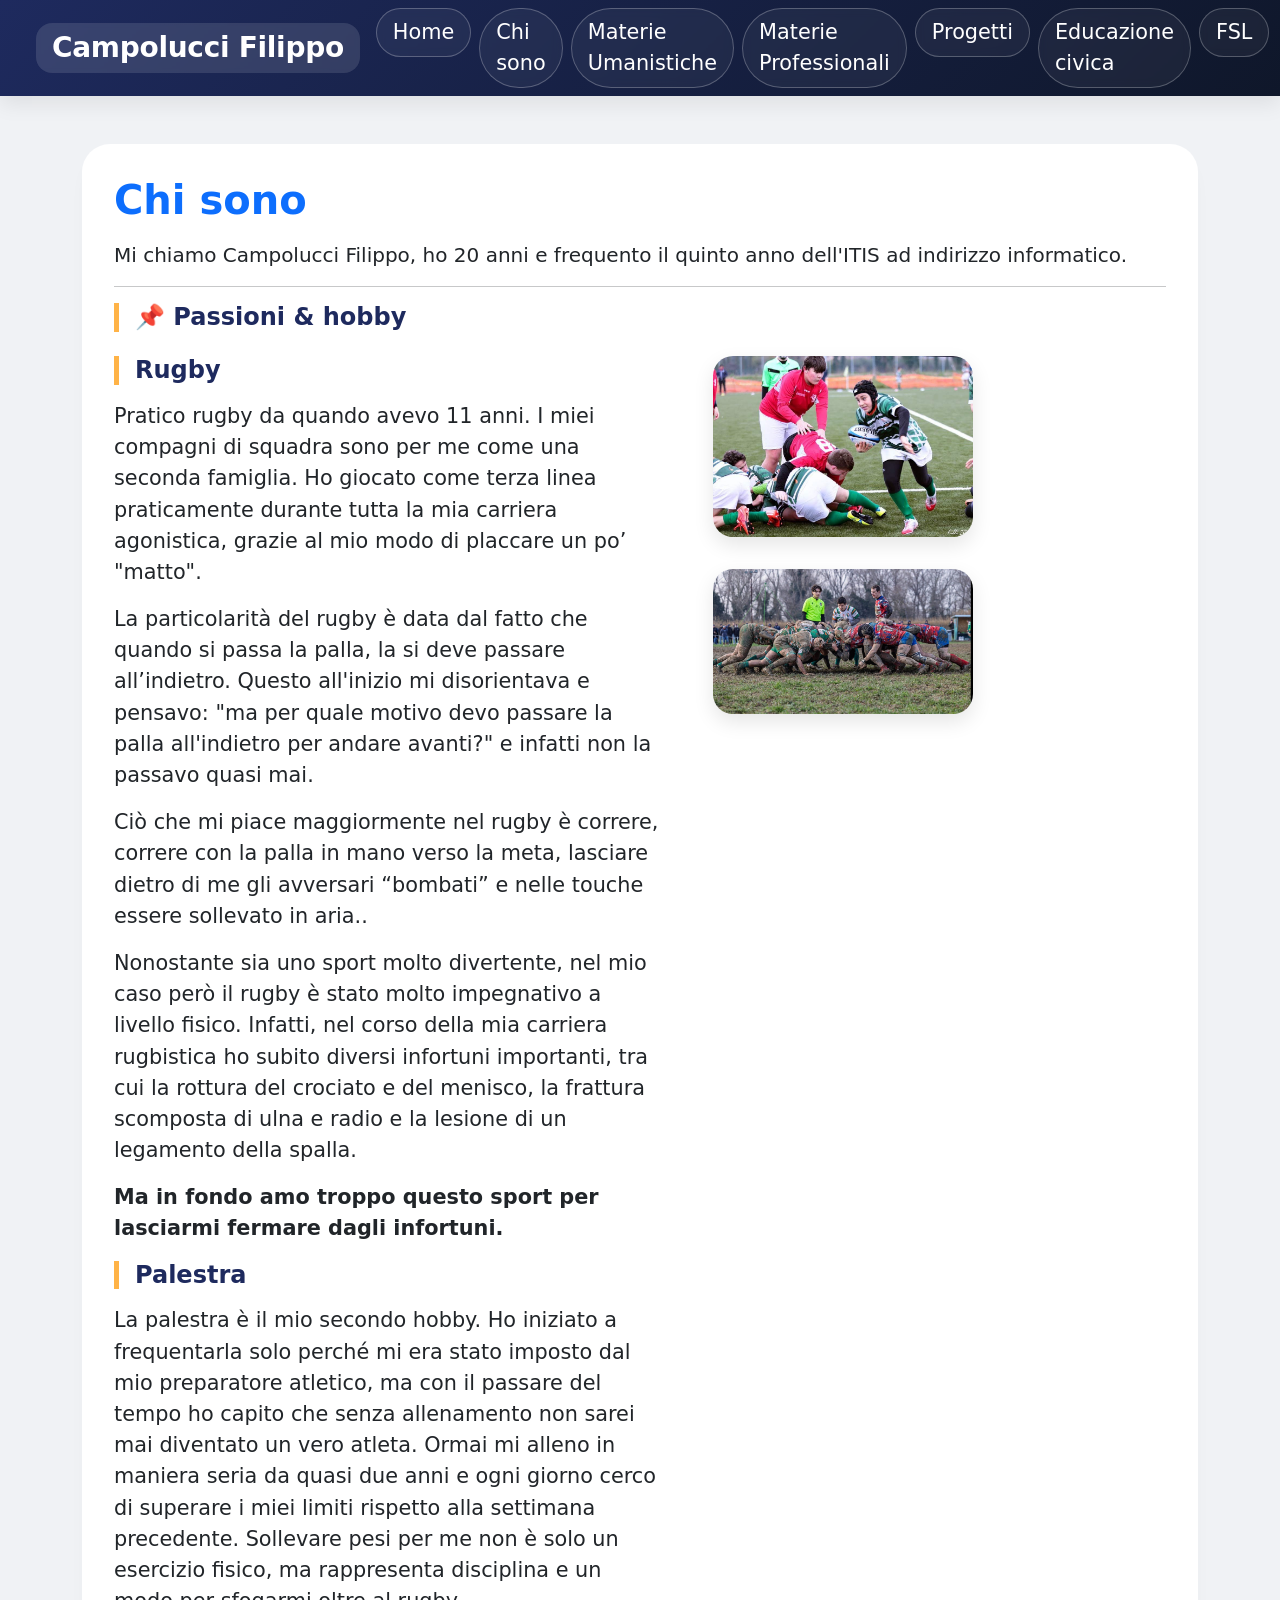
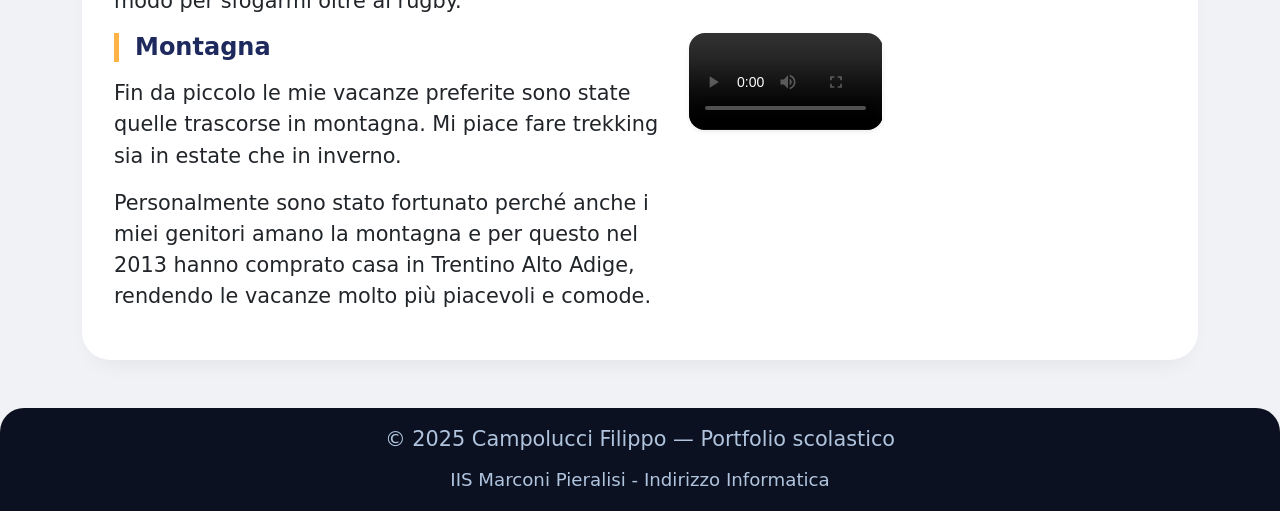
<file: chisono.html>
<!DOCTYPE html>
<html lang="it">
<head>
    <meta charset="UTF-8">
    <meta name="viewport" content="width=device-width, initial-scale=1.0">
    <title>Chi sono | Campolucci Filippo</title>
    <link href="https://cdn.jsdelivr.net/npm/bootstrap@5.3.3/dist/css/bootstrap.min.css" rel="stylesheet">
    <link href="https://fonts.googleapis.com/css2?family=Inter:opsz,wght@300..700&display=swap" rel="stylesheet">
	<link rel="stylesheet" href="style.css">
</head>
<body>

<nav class="navbar navbar-expand-lg navbar-custom px-4 py-2">
    <div class="container-fluid">
        <span class="navbar-brand text-white fw-bold fs-3 brand-name px-3 py-1 rounded-4">Campolucci Filippo</span>
        <button class="navbar-toggler bg-white" type="button" data-bs-toggle="collapse" data-bs-target="#mainNav">
            <span class="navbar-toggler-icon"></span>
        </button>
        <div class="collapse navbar-collapse" id="mainNav">
            <ul class="navbar-nav ms-auto mb-2 mb-lg-0 gap-2">
                <li class="nav-item"><a class="nav-link text-white nav-link-custom px-3 py-2 border border-white border-opacity-25 rounded-pill" href="index.html">Home</a></li>
                <li class="nav-item"><a class="nav-link text-white nav-link-custom px-3 py-2 border border-white border-opacity-25 rounded-pill" href="chisono.html">Chi sono</a></li>
                <li class="nav-item"><a class="nav-link text-white nav-link-custom px-3 py-2 border border-white border-opacity-25 rounded-pill" href="materieumanistiche.html">Materie Umanistiche</a></li>
                <li class="nav-item"><a class="nav-link text-white nav-link-custom px-3 py-2 border border-white border-opacity-25 rounded-pill" href="materieprofessionali.html">Materie Professionali</a></li>
                <li class="nav-item"><a class="nav-link text-white nav-link-custom px-3 py-2 border border-white border-opacity-25 rounded-pill active" href="progetti.html">Progetti</a></li>
                <li class="nav-item"><a class="nav-link text-white nav-link-custom px-3 py-2 border border-white border-opacity-25 rounded-pill" href="educazionecivica.html">Educazione civica</a></li>
                <li class="nav-item"><a class="nav-link text-white nav-link-custom px-3 py-2 border border-white border-opacity-25 rounded-pill" href="pcto.html">FSL</a></li>
            </ul>
        </div>
    </div>
</nav>

<main class="container my-5">
    <div class="content-card">
        <h2 class="display-6 fw-bold text-primary">Chi sono</h2>
        <p class="lead mt-3">Mi chiamo <strong>Campolucci Filippo</strong>, ho 20 anni e frequento il quinto anno dell'<strong>ITIS</strong> ad indirizzo informatico.</p>
        <hr>
        <div class="row">
            <div class="col-md-11">
                <h4 class="section-title mb-3">📌 Passioni & hobby</h4>
                    <div class="row mt-4 align-items-start">
                        <div class="col-md-7">
                            <h4 class="section-title mb-3">Rugby</h4>
                            <p>Pratico rugby da quando avevo 11 anni. I miei compagni di squadra sono per me come una seconda famiglia. Ho giocato come terza linea praticamente durante tutta la mia carriera agonistica, grazie al mio modo di placcare un po’ "matto".</p>
                            <p>La particolarità del rugby è data dal fatto che quando si passa la palla, la si deve passare all’indietro. Questo all'inizio mi disorientava e pensavo: "ma per quale motivo devo passare la palla all'indietro per andare avanti?" e infatti non la passavo quasi mai.</p>
                            <p>Ciò che mi piace maggiormente nel rugby è correre, correre con la palla in mano verso la meta, lasciare dietro di me gli avversari “bombati” e nelle touche essere sollevato in aria..</p>
                            <p>Nonostante sia uno sport molto divertente, nel mio caso però il rugby è stato molto impegnativo a livello fisico. Infatti, nel corso della mia carriera rugbistica ho subito diversi infortuni importanti, tra cui la rottura del crociato e del menisco, la frattura scomposta di ulna e radio e la lesione di un legamento della spalla.</p>
                            <p><strong>Ma in fondo amo troppo questo sport per lasciarmi fermare dagli infortuni.</strong></p>
                        </div>
                        
                        <div class="col-md-5">
                            <div class="d-flex flex-column gap-3">
                                <img src="img/rugby.jpg" alt="Io da piccolo mentre gioco a rugby" class="foto-destra" class="img-fluid rounded-4" shadow-sm>
                                <img src="img/mischia.jpg" alt="Io da piccolo mentre gioco a rugby" class="foto-destra" class="img-fluid rounded-4" shadow-sm>
                            </div>
                        </div>
                        <div class="col-md-7">
                            <h4 class="section-title mb-3">Palestra</h4>
                            <p>La palestra è il mio secondo hobby. Ho iniziato a frequentarla solo perché mi era stato imposto dal mio preparatore atletico, ma con il passare del tempo ho capito che senza allenamento non sarei mai diventato un vero atleta. Ormai mi alleno in maniera seria da quasi due anni e ogni giorno cerco di superare i miei limiti rispetto alla settimana precedente. Sollevare pesi per me non è solo un esercizio fisico, ma rappresenta disciplina e un modo per sfogarmi oltre al rugby.</p>
                        </div>

                        <div class="col-md-7">
                            <h4 class="section-title mb-3">Montagna</h4>
                            <p>Fin da piccolo le mie vacanze preferite sono state quelle trascorse in montagna. Mi piace fare trekking sia in estate che in inverno.</p>
                            <p>Personalmente sono stato fortunato perché anche i miei genitori amano la montagna e per questo nel 2013 hanno comprato casa in Trentino Alto Adige, rendendo le vacanze molto più piacevoli e comode.</p>
                        </div>

                        <div class="col-md-5">
                            <video controls class="w-50 rounded-4 shadow-sm">
                                <source src="img/montagna.mp4" type="video/mp4">
                                Il tuo browser non supporta il video.
                            </video>
                        </div>
                    </div>

            </div>
        </div>
    </div>
</main>

<footer class="footer-custom">
    <div class="container text-center">
        <p class="mb-2">© 2025 Campolucci Filippo — Portfolio scolastico</p>
        <small>IIS Marconi Pieralisi - Indirizzo Informatica</small>
    </div>
</footer>
<script src="https://cdn.jsdelivr.net/npm/bootstrap@5.3.3/dist/js/bootstrap.bundle.min.js"></script>
</body>
</html>
</file>
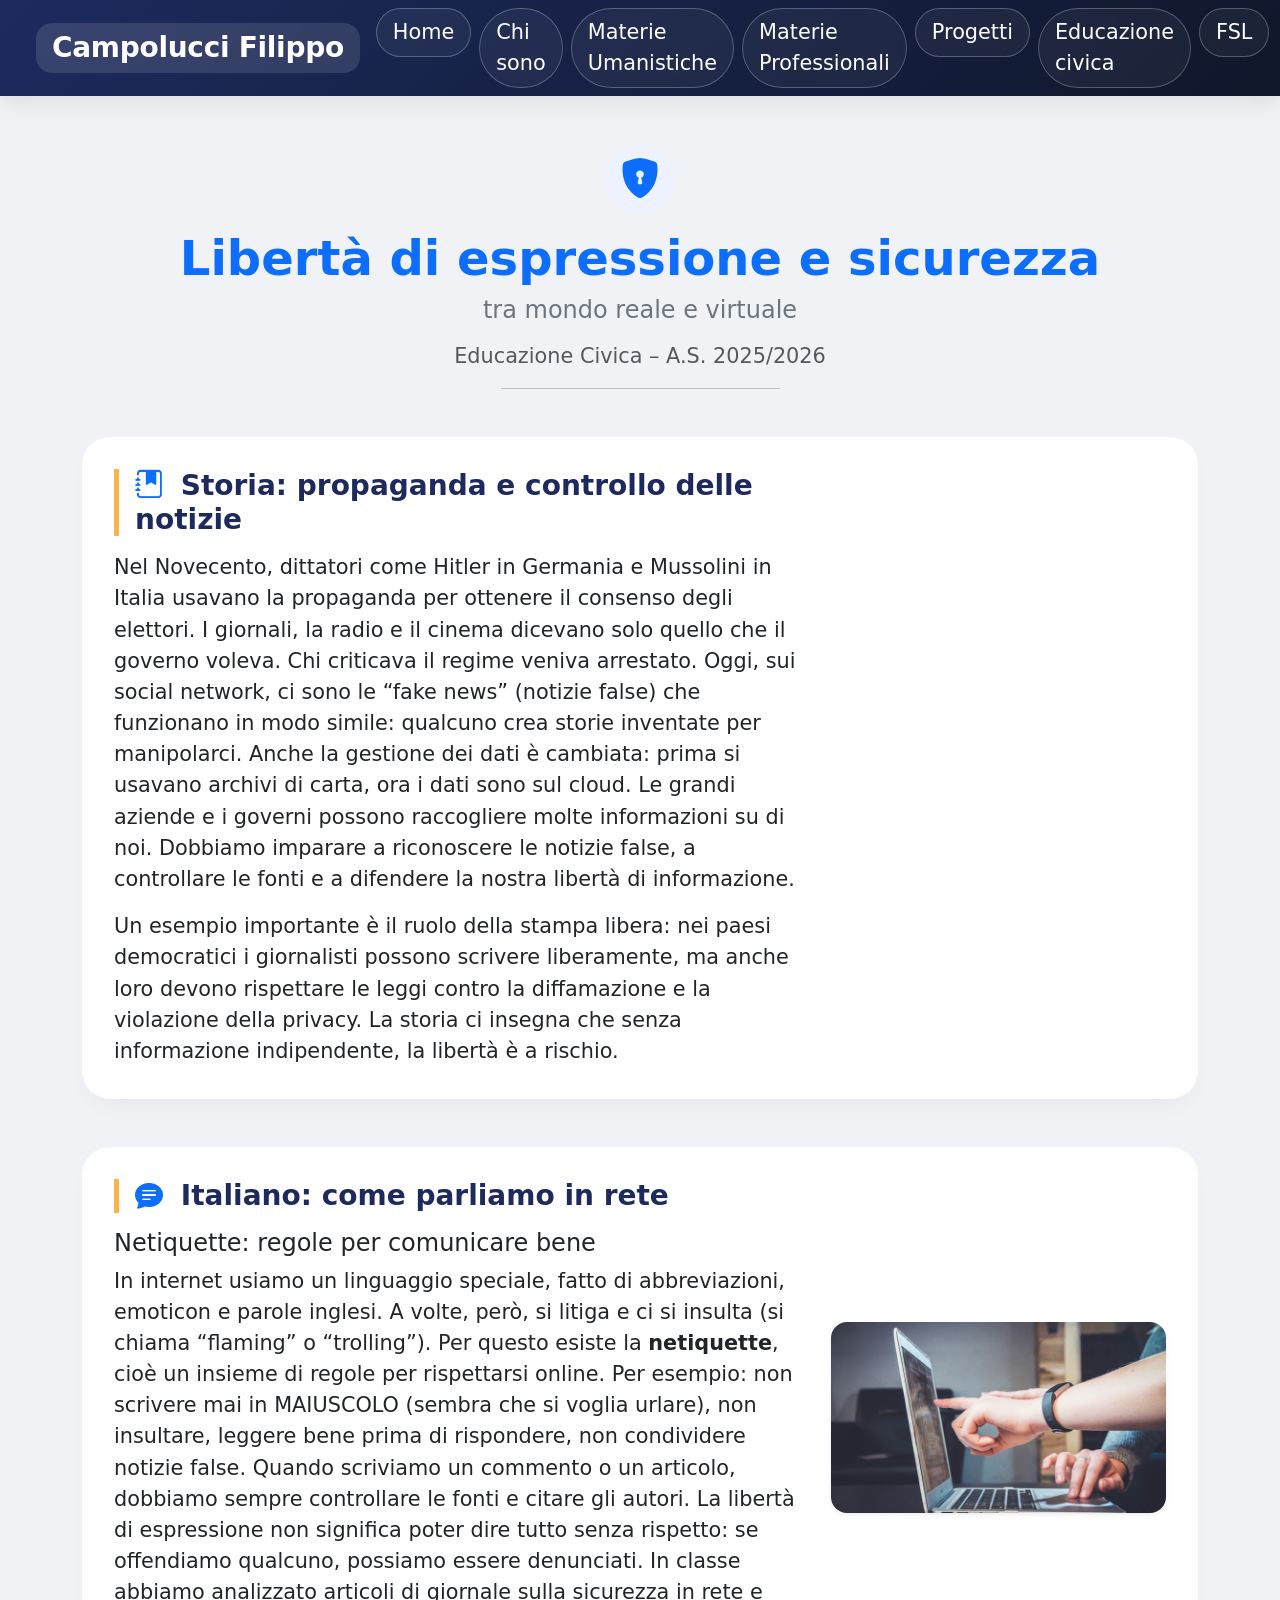
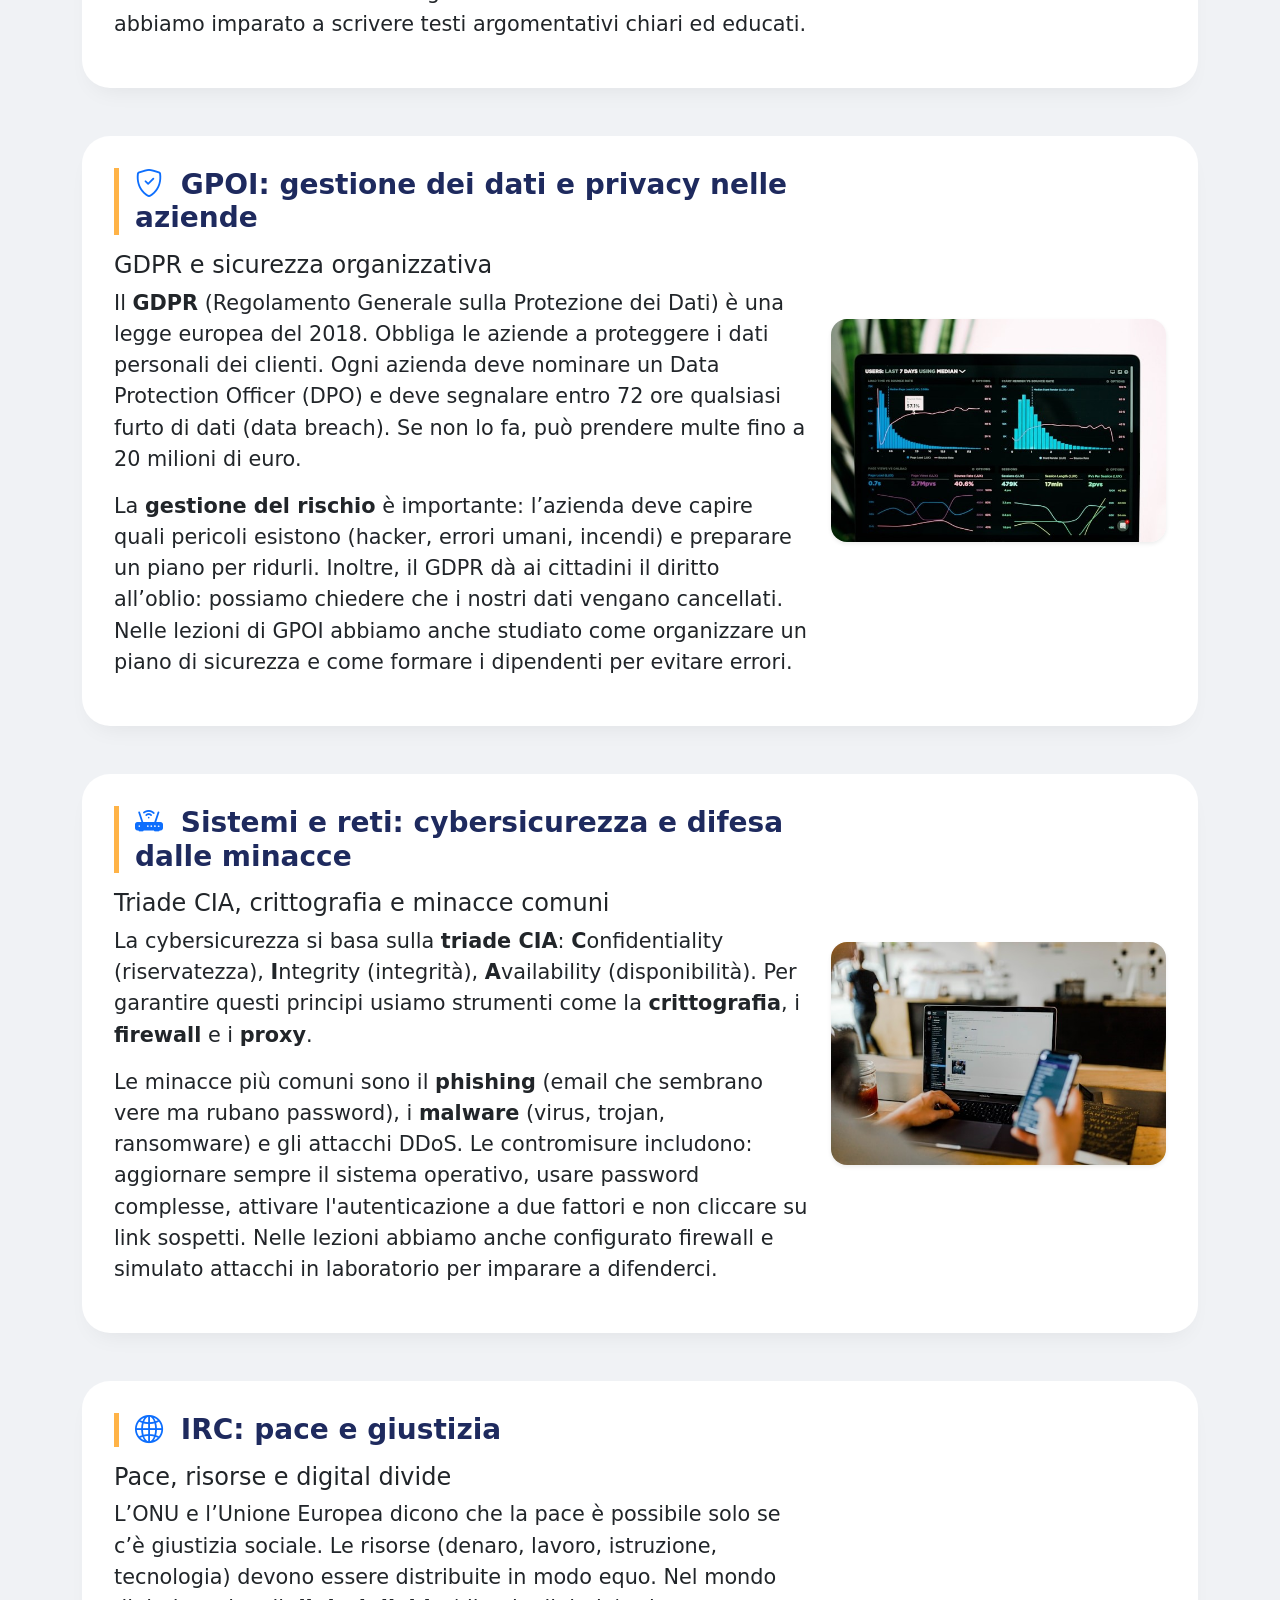
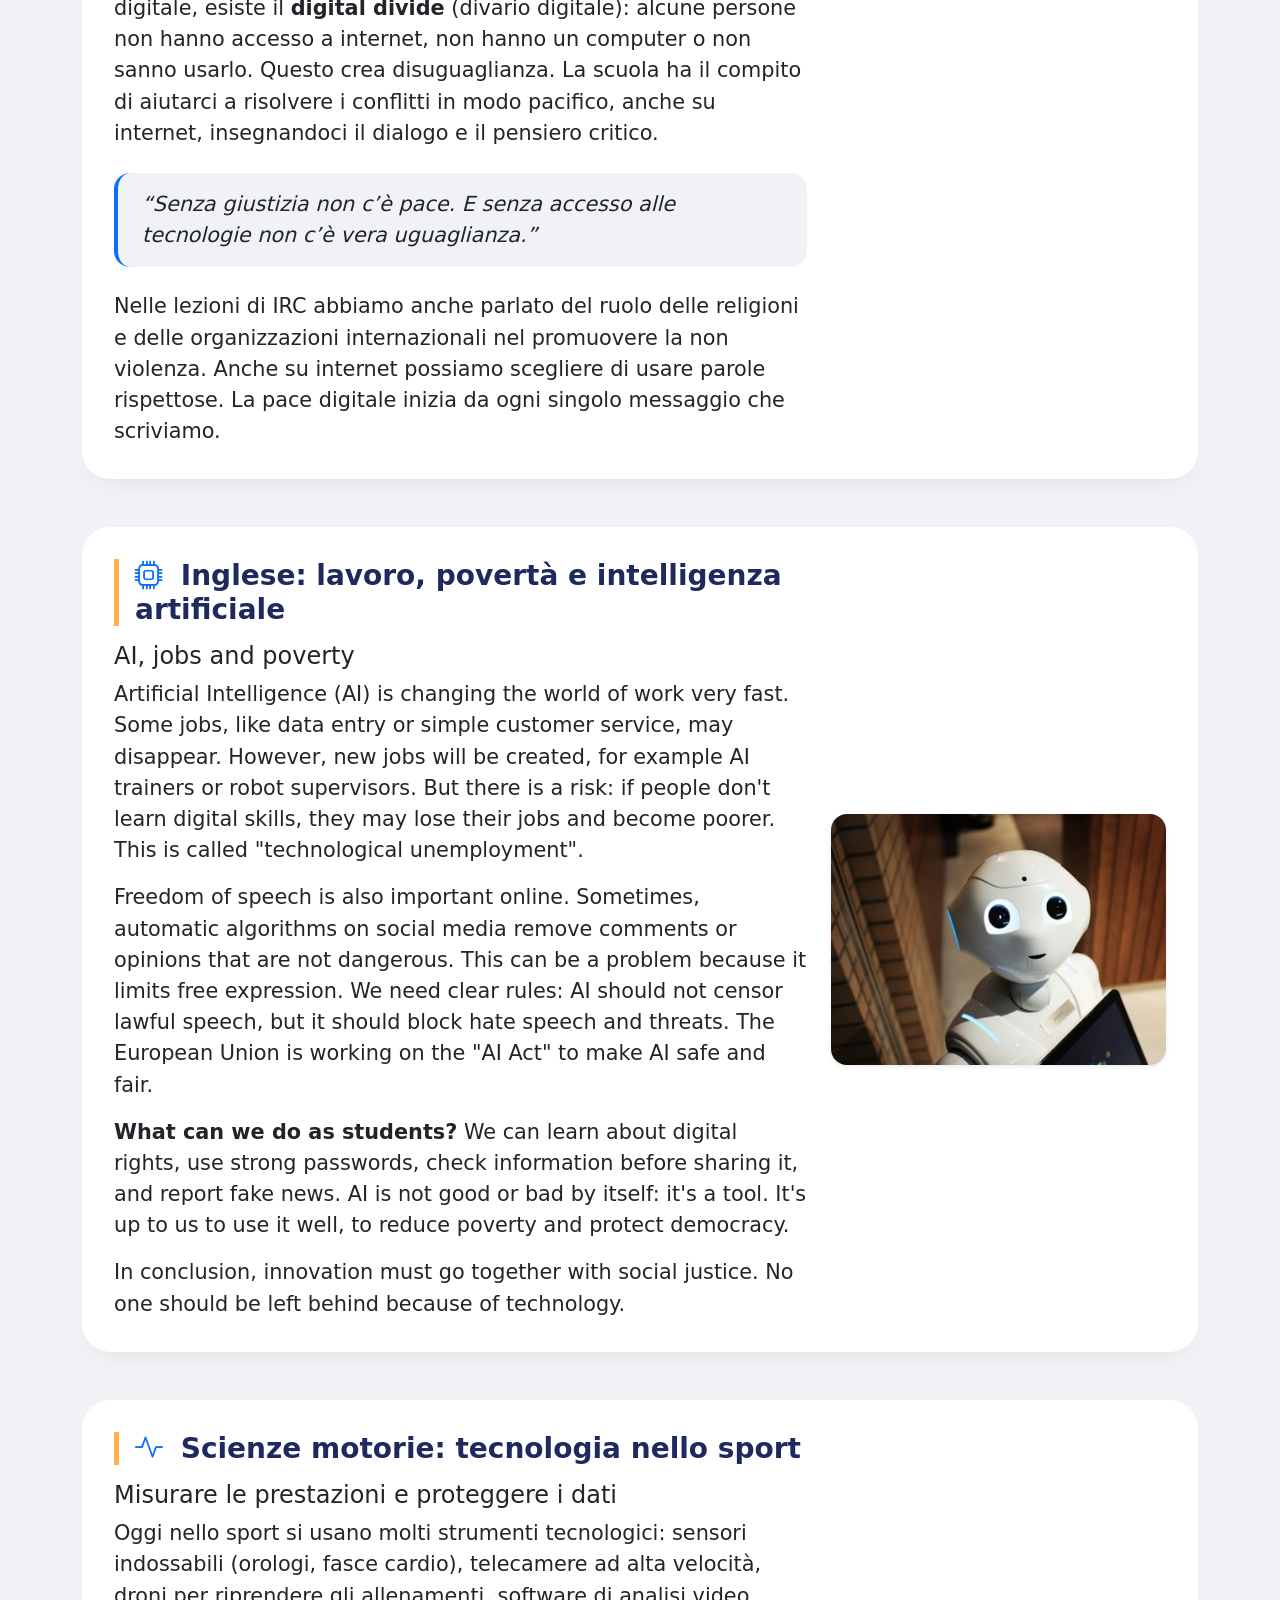
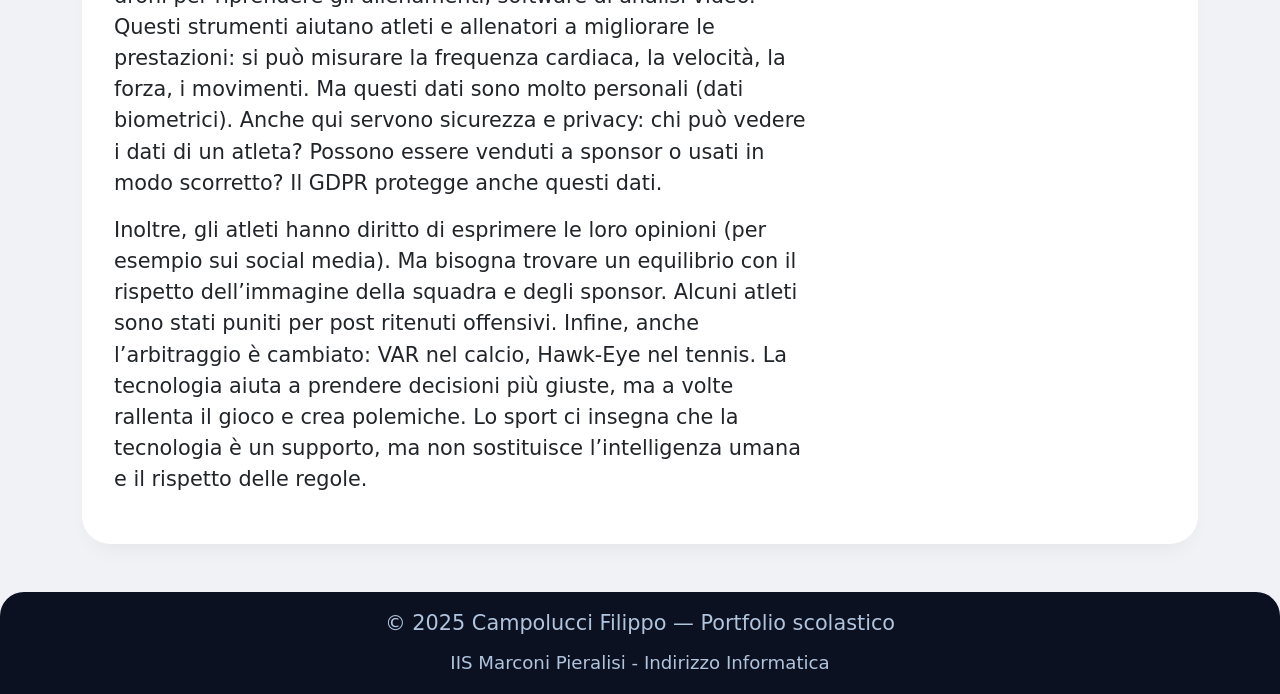
<file: educazionecivica.html>
<!DOCTYPE html>
<html lang="it">
<head>
    <meta charset="UTF-8">
    <meta name="viewport" content="width=device-width, initial-scale=1.0">
    <title>Educazione civica | Campolucci Filippo</title>
    <!-- Bootstrap 5 + icone -->
    <link href="https://cdn.jsdelivr.net/npm/bootstrap@5.3.3/dist/css/bootstrap.min.css" rel="stylesheet">
    <link rel="stylesheet" href="https://cdn.jsdelivr.net/npm/bootstrap-icons@1.11.3/font/bootstrap-icons.min.css">
    <!-- Google Fonts Inter -->
    <link href="https://fonts.googleapis.com/css2?family=Inter:opsz,wght@300..700&display=swap" rel="stylesheet">
    <!-- CSS personalizzato comune -->
    <link rel="stylesheet" href="style.css">
    <style>
        /* Piccoli aggiustamenti specifici per questa pagina */
        .hero-icon {
            font-size: 3rem;
            color: #0d6efd;
            background: #eef2ff;
            width: 70px;
            height: 70px;
            border-radius: 60px;
            display: inline-flex;
            align-items: center;
            justify-content: center;
            margin-bottom: 1rem;
        }
        .materia-card {
            transition: transform 0.2s ease;
        }
        .materia-card:hover {
            transform: translateY(-5px);
        }
        blockquote {
            font-style: italic;
            background: #f0f2f5;
            padding: 1rem 1.5rem;
            border-radius: 1rem;
            border-left: 4px solid #0d6efd;
            margin: 1.5rem 0;
        }
        /* Stile per i placeholder delle immagini */
        .img-placeholder {
            background: #e9ecef;
            border: 2px dashed #adb5bd;
            border-radius: 1rem;
            min-height: 180px;
            display: flex;
            align-items: center;
            justify-content: center;
            color: #6c757d;
            font-size: 0.9rem;
            text-align: center;
            transition: all 0.2s;
        }
        .img-placeholder i {
            font-size: 2.5rem;
            margin-bottom: 0.5rem;
            display: block;
        }
        .img-placeholder:hover {
            background: #dee2e6;
            border-color: #6c757d;
        }
    </style>
</head>
<body>

<!-- === NAVBAR (identica a tutte le altre pagine) === -->
<nav class="navbar navbar-expand-lg navbar-custom px-4 py-2">
    <div class="container-fluid">
        <span class="navbar-brand text-white fw-bold fs-3 brand-name px-3 py-1 rounded-4">Campolucci Filippo</span>
        <button class="navbar-toggler bg-white" type="button" data-bs-toggle="collapse" data-bs-target="#mainNav" aria-controls="mainNav" aria-expanded="false" aria-label="Toggle navigation">
            <span class="navbar-toggler-icon"></span>
        </button>
        <div class="collapse navbar-collapse" id="mainNav">
            <ul class="navbar-nav ms-auto mb-2 mb-lg-0 gap-2">
                <li class="nav-item"><a class="nav-link text-white nav-link-custom px-3 py-2 border border-white border-opacity-25 rounded-pill" href="index.html">Home</a></li>
                <li class="nav-item"><a class="nav-link text-white nav-link-custom px-3 py-2 border border-white border-opacity-25 rounded-pill" href="chisono.html">Chi sono</a></li>
                <li class="nav-item"><a class="nav-link text-white nav-link-custom px-3 py-2 border border-white border-opacity-25 rounded-pill" href="materieumanistiche.html">Materie Umanistiche</a></li>
                <li class="nav-item"><a class="nav-link text-white nav-link-custom px-3 py-2 border border-white border-opacity-25 rounded-pill" href="materieprofessionali.html">Materie Professionali</a></li>
                <li class="nav-item"><a class="nav-link text-white nav-link-custom px-3 py-2 border border-white border-opacity-25 rounded-pill active" href="progetti.html">Progetti</a></li>
                <li class="nav-item"><a class="nav-link text-white nav-link-custom px-3 py-2 border border-white border-opacity-25 rounded-pill" href="educazionecivica.html">Educazione civica</a></li>
                <li class="nav-item"><a class="nav-link text-white nav-link-custom px-3 py-2 border border-white border-opacity-25 rounded-pill" href="pcto.html">FSL</a></li>
            </ul>
        </div>
    </div>
</nav>

<main class="container my-5">
    <!-- INTESTAZIONE PRINCIPALE -->
    <div class="text-center mb-5">
        <div class="hero-icon mx-auto">
            <i class="bi bi-shield-lock-fill fs-1"></i>
        </div>
        <h1 class="display-5 fw-bold text-primary">Libertà di espressione e sicurezza</h1>
        <h2 class="h4 text-secondary">tra mondo reale e virtuale</h2>
        <p class="mt-3 text-muted">Educazione Civica – A.S. 2025/2026</p>
        <hr class="w-25 mx-auto">
    </div>

    <!-- STORIA -->
    <div class="content-card materia-card mb-5">
        <div class="row align-items-center">
            <div class="col-md-8">
                <h3 class="section-title mb-3"><i class="bi bi-journal-bookmark-fill me-2 text-primary"></i> Storia: propaganda e controllo delle notizie</h3>
                <p>Nel Novecento, dittatori come Hitler in Germania e Mussolini in Italia usavano la propaganda per ottenere il consenso degli elettori. I giornali, la radio e il cinema dicevano solo quello che il governo voleva. Chi criticava il regime veniva arrestato. Oggi, sui social network, ci sono le “fake news” (notizie false) che funzionano in modo simile: qualcuno crea storie inventate per manipolarci. Anche la gestione dei dati è cambiata: prima si usavano archivi di carta, ora i dati sono sul cloud. Le grandi aziende e i governi possono raccogliere molte informazioni su di noi. Dobbiamo imparare a riconoscere le notizie false, a controllare le fonti e a difendere la nostra libertà di informazione.</p>
                <p class="mb-0">Un esempio importante è il ruolo della stampa libera: nei paesi democratici i giornalisti possono scrivere liberamente, ma anche loro devono rispettare le leggi contro la diffamazione e la violazione della privacy. La storia ci insegna che senza informazione indipendente, la libertà è a rischio.</p>
            </div>
        </div>
    </div>

    <!-- ITALIANO (netiquette) -->
    <div class="content-card materia-card mb-5">
        <div class="row align-items-center">
            <div class="col-md-8">
                <h3 class="section-title mb-3"><i class="bi bi-chat-text-fill me-2 text-primary"></i> Italiano: come parliamo in rete</h3>
                <h4>Netiquette: regole per comunicare bene</h4>
                <p>In internet usiamo un linguaggio speciale, fatto di abbreviazioni, emoticon e parole inglesi. A volte, però, si litiga e ci si insulta (si chiama “flaming” o “trolling”). Per questo esiste la <strong>netiquette</strong>, cioè un insieme di regole per rispettarsi online. Per esempio: non scrivere mai in MAIUSCOLO (sembra che si voglia urlare), non insultare, leggere bene prima di rispondere, non condividere notizie false. Quando scriviamo un commento o un articolo, dobbiamo sempre controllare le fonti e citare gli autori. La libertà di espressione non significa poter dire tutto senza rispetto: se offendiamo qualcuno, possiamo essere denunciati. In classe abbiamo analizzato articoli di giornale sulla sicurezza in rete e abbiamo imparato a scrivere testi argomentativi chiari ed educati.</p>
            </div>
            <div class="col-md-4">
                <img src="img/italiano.jpg" class="img-fluid rounded-4 shadow-sm" alt="descrizione">
            </div>
        </div>
    </div>

    <!-- GPOI -->
    <div class="content-card materia-card mb-5">
        <div class="row align-items-center">
            <div class="col-md-8">
                <h3 class="section-title mb-3"><i class="bi bi-shield-check me-2 text-primary"></i> GPOI: gestione dei dati e privacy nelle aziende</h3>
                <h4>GDPR e sicurezza organizzativa</h4>
                <p>Il <strong>GDPR</strong> (Regolamento Generale sulla Protezione dei Dati) è una legge europea del 2018. Obbliga le aziende a proteggere i dati personali dei clienti. Ogni azienda deve nominare un Data Protection Officer (DPO) e deve segnalare entro 72 ore qualsiasi furto di dati (data breach). Se non lo fa, può prendere multe fino a 20 milioni di euro.</p>
                <p>La <strong>gestione del rischio</strong> è importante: l’azienda deve capire quali pericoli esistono (hacker, errori umani, incendi) e preparare un piano per ridurli. Inoltre, il GDPR dà ai cittadini il diritto all’oblio: possiamo chiedere che i nostri dati vengano cancellati. Nelle lezioni di GPOI abbiamo anche studiato come organizzare un piano di sicurezza e come formare i dipendenti per evitare errori.</p>
            </div>
            <div class="col-md-4">
                <img src="img/gpoi.jpg" class="img-fluid rounded-4 shadow-sm" alt="descrizione">
            </div>
        </div>
    </div>

    <!-- SISTEMI E RETI -->
    <div class="content-card materia-card mb-5">
        <div class="row align-items-center">
            <div class="col-md-8">
                <h3 class="section-title mb-3"><i class="bi bi-router-fill me-2 text-primary"></i> Sistemi e reti: cybersicurezza e difesa dalle minacce</h3>
                <h4>Triade CIA, crittografia e minacce comuni</h4>
                <p>La cybersicurezza si basa sulla <strong>triade CIA</strong>: <strong>C</strong>onfidentiality (riservatezza), <strong>I</strong>ntegrity (integrità), <strong>A</strong>vailability (disponibilità). Per garantire questi principi usiamo strumenti come la <strong>crittografia</strong>, i <strong>firewall</strong> e i <strong>proxy</strong>.</p>
                <p>Le minacce più comuni sono il <strong>phishing</strong> (email che sembrano vere ma rubano password), i <strong>malware</strong> (virus, trojan, ransomware) e gli attacchi DDoS. Le contromisure includono: aggiornare sempre il sistema operativo, usare password complesse, attivare l'autenticazione a due fattori e non cliccare su link sospetti. Nelle lezioni abbiamo anche configurato firewall e simulato attacchi in laboratorio per imparare a difenderci.</p>
            </div>
            <div class="col-md-4">
                <img src="img/sistemi.jpg" class="img-fluid rounded-4 shadow-sm" alt="descrizione">
            </div>
        </div>
    </div>

    <!-- IRC (pace e giustizia) -->
    <div class="content-card materia-card mb-5">
        <div class="row align-items-center">
            <div class="col-md-8">
                <h3 class="section-title mb-3"><i class="bi bi-globe2 me-2 text-primary"></i> IRC: pace e giustizia</h3>
                <h4>Pace, risorse e digital divide</h4>
                <p>L’ONU e l’Unione Europea dicono che la pace è possibile solo se c’è giustizia sociale. Le risorse (denaro, lavoro, istruzione, tecnologia) devono essere distribuite in modo equo. Nel mondo digitale, esiste il <strong>digital divide</strong> (divario digitale): alcune persone non hanno accesso a internet, non hanno un computer o non sanno usarlo. Questo crea disuguaglianza. La scuola ha il compito di aiutarci a risolvere i conflitti in modo pacifico, anche su internet, insegnandoci il dialogo e il pensiero critico.</p>
                <blockquote>
                    “Senza giustizia non c’è pace. E senza accesso alle tecnologie non c’è vera uguaglianza.”
                </blockquote>
                <p class="mb-0">Nelle lezioni di IRC abbiamo anche parlato del ruolo delle religioni e delle organizzazioni internazionali nel promuovere la non violenza. Anche su internet possiamo scegliere di usare parole rispettose. La pace digitale inizia da ogni singolo messaggio che scriviamo.</p>
            </div>
        </div>
    </div>

    <!-- INGLESE (AI, lavoro, povertà) -->
    <div class="content-card materia-card mb-5">
        <div class="row align-items-center">
            <div class="col-md-8">
                <h3 class="section-title mb-3"><i class="bi bi-cpu me-2 text-primary"></i> Inglese: lavoro, povertà e intelligenza artificiale</h3>
                <h4>AI, jobs and poverty</h4>
                <p>Artificial Intelligence (AI) is changing the world of work very fast. Some jobs, like data entry or simple customer service, may disappear. However, new jobs will be created, for example AI trainers or robot supervisors. But there is a risk: if people don't learn digital skills, they may lose their jobs and become poorer. This is called "technological unemployment".</p>
                <p>Freedom of speech is also important online. Sometimes, automatic algorithms on social media remove comments or opinions that are not dangerous. This can be a problem because it limits free expression. We need clear rules: AI should not censor lawful speech, but it should block hate speech and threats. The European Union is working on the "AI Act" to make AI safe and fair.</p>
                <p><strong>What can we do as students?</strong> We can learn about digital rights, use strong passwords, check information before sharing it, and report fake news. AI is not good or bad by itself: it's a tool. It's up to us to use it well, to reduce poverty and protect democracy.</p>
                <p class="mb-0">In conclusion, innovation must go together with social justice. No one should be left behind because of technology.</p>
            </div>
            <div class="col-md-4">
                <img src="img/inglese.jpg" class="img-fluid rounded-4 shadow-sm" alt="descrizione">
            </div>
        </div>
    </div>

    <!-- SCIENZE MOTORIE -->
    <div class="content-card materia-card mb-5">
        <div class="row align-items-center">
            <div class="col-md-8">
                <h3 class="section-title mb-3"><i class="bi bi-activity me-2 text-primary"></i> Scienze motorie: tecnologia nello sport</h3>
                <h4>Misurare le prestazioni e proteggere i dati</h4>
                <p>Oggi nello sport si usano molti strumenti tecnologici: sensori indossabili (orologi, fasce cardio), telecamere ad alta velocità, droni per riprendere gli allenamenti, software di analisi video. Questi strumenti aiutano atleti e allenatori a migliorare le prestazioni: si può misurare la frequenza cardiaca, la velocità, la forza, i movimenti. Ma questi dati sono molto personali (dati biometrici). Anche qui servono sicurezza e privacy: chi può vedere i dati di un atleta? Possono essere venduti a sponsor o usati in modo scorretto? Il GDPR protegge anche questi dati.</p>
                <p>Inoltre, gli atleti hanno diritto di esprimere le loro opinioni (per esempio sui social media). Ma bisogna trovare un equilibrio con il rispetto dell’immagine della squadra e degli sponsor. Alcuni atleti sono stati puniti per post ritenuti offensivi. Infine, anche l’arbitraggio è cambiato: VAR nel calcio, Hawk-Eye nel tennis. La tecnologia aiuta a prendere decisioni più giuste, ma a volte rallenta il gioco e crea polemiche. Lo sport ci insegna che la tecnologia è un supporto, ma non sostituisce l’intelligenza umana e il rispetto delle regole.</p>
            </div>
        </div>
    </div>
</main>

<!-- === FOOTER compatto (stile comune) === -->
<footer class="footer-custom">
    <div class="container text-center">
        <p class="mb-2">© 2025 Campolucci Filippo — Portfolio scolastico</p>
        <small>IIS Marconi Pieralisi - Indirizzo Informatica</small>
    </div>
</footer>

<script src="https://cdn.jsdelivr.net/npm/bootstrap@5.3.3/dist/js/bootstrap.bundle.min.js"></script>
</body>
</html>
</file>
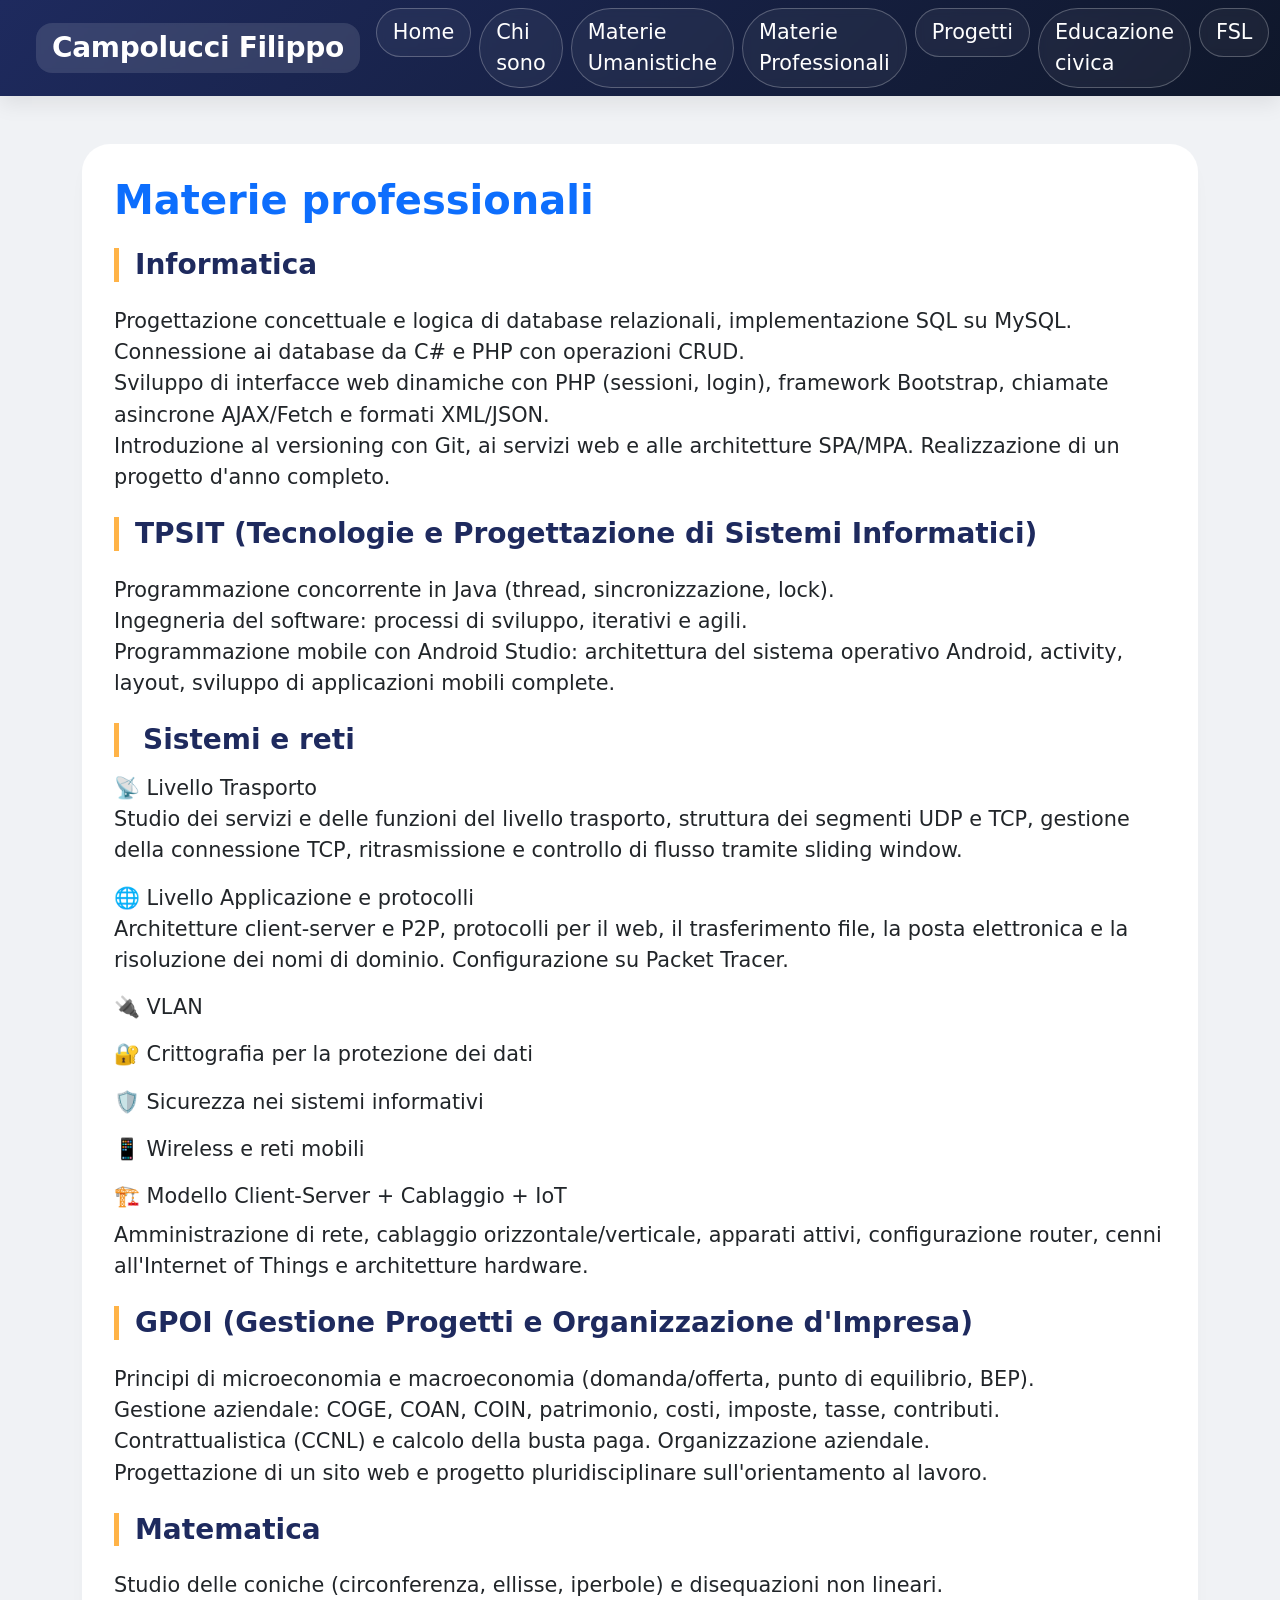
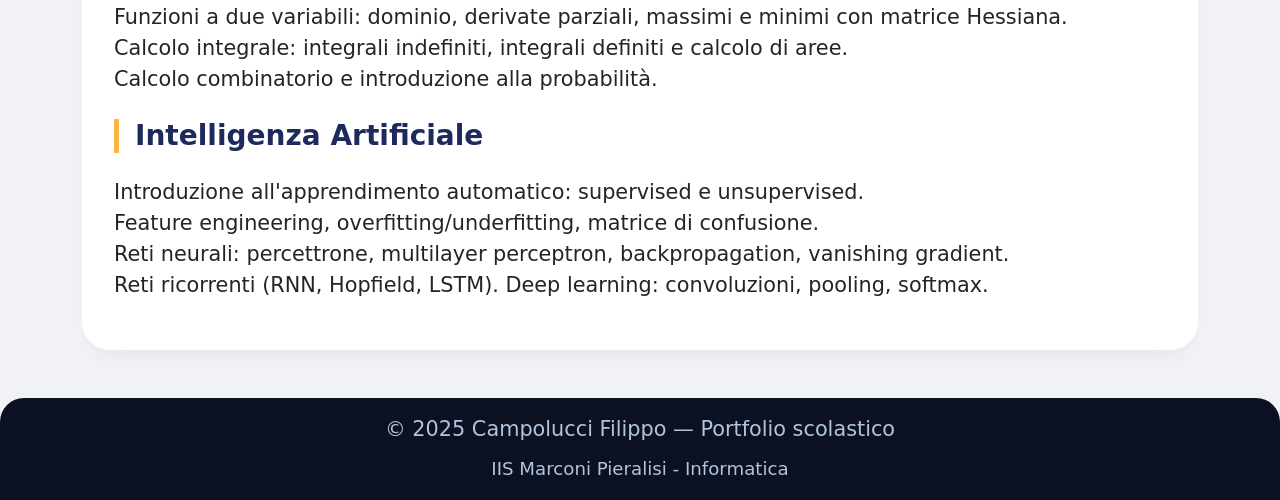
<file: materieprofessionali.html>
<!DOCTYPE html>
<html lang="it">
<head>
    <meta charset="UTF-8">
    <meta name="viewport" content="width=device-width, initial-scale=1.0">
    <title>Materie professionali | Campolucci Filippo</title>
    <link href="https://cdn.jsdelivr.net/npm/bootstrap@5.3.3/dist/css/bootstrap.min.css" rel="stylesheet">
    <link href="https://fonts.googleapis.com/css2?family=Inter:opsz,wght@300..700&display=swap" rel="stylesheet">
	<link rel="stylesheet" href="style.css">
</head>
<body>

<nav class="navbar navbar-expand-lg navbar-custom px-4 py-2">
    <div class="container-fluid">
        <span class="navbar-brand text-white fw-bold fs-3 brand-name px-3 py-1 rounded-4">Campolucci Filippo</span>
        <button class="navbar-toggler bg-white" type="button" data-bs-toggle="collapse" data-bs-target="#mainNav"><span class="navbar-toggler-icon"></span></button>
        <div class="collapse navbar-collapse" id="mainNav">
            <ul class="navbar-nav ms-auto mb-2 mb-lg-0 gap-2">
                <li class="nav-item"><a class="nav-link text-white nav-link-custom px-3 py-2 border border-white border-opacity-25 rounded-pill" href="index.html">Home</a></li>
                <li class="nav-item"><a class="nav-link text-white nav-link-custom px-3 py-2 border border-white border-opacity-25 rounded-pill" href="chisono.html">Chi sono</a></li>
                <li class="nav-item"><a class="nav-link text-white nav-link-custom px-3 py-2 border border-white border-opacity-25 rounded-pill" href="materieumanistiche.html">Materie Umanistiche</a></li>
                <li class="nav-item"><a class="nav-link text-white nav-link-custom px-3 py-2 border border-white border-opacity-25 rounded-pill" href="materieprofessionali.html">Materie Professionali</a></li>
                <li class="nav-item"><a class="nav-link text-white nav-link-custom px-3 py-2 border border-white border-opacity-25 rounded-pill active" href="progetti.html">Progetti</a></li>
                <li class="nav-item"><a class="nav-link text-white nav-link-custom px-3 py-2 border border-white border-opacity-25 rounded-pill" href="educazionecivica.html">Educazione civica</a></li>
                <li class="nav-item"><a class="nav-link text-white nav-link-custom px-3 py-2 border border-white border-opacity-25 rounded-pill" href="pcto.html">FSL</a></li>
            </ul>
        </div>
    </div>
</nav>

<main class="container my-5">
    <div class="content-card">
        <h2 class="display-6 fw-bold text-primary mb-4">Materie professionali</h2>

        <div class="mb-4">
            <h3 class="section-title">Informatica</h3>
            <p class="mt-2">Progettazione concettuale e logica di database relazionali, implementazione SQL su MySQL. <br>Connessione ai database da C# e PHP con operazioni CRUD. <br>Sviluppo di interfacce web dinamiche con PHP (sessioni, login), framework Bootstrap, chiamate asincrone AJAX/Fetch e formati XML/JSON. <br>Introduzione al versioning con Git, ai servizi web e alle architetture SPA/MPA. Realizzazione di un progetto d'anno completo.</p>
        </div>

        <div class="mb-4">
            <h3 class="section-title">TPSIT (Tecnologie e Progettazione di Sistemi Informatici)</h3>
            <p class="mt-2">Programmazione concorrente in Java (thread, sincronizzazione, lock). <br> Ingegneria del software: processi di sviluppo, iterativi e agili. <br> Programmazione mobile con Android Studio: architettura del sistema operativo Android, activity, layout, sviluppo di applicazioni mobili complete.</p> 
        </div>

        <!-- SISTEMI E RETI -->
        <div class="mb-4">

            <div class="col-md-12">
                <h3 class="section-title mb-3"><i class="bi bi-router-fill me-2 text-primary"></i> Sistemi e reti</h3>
                
                <div class="sottosezione">📡 Livello Trasporto</div>
                <p>Studio dei servizi e delle funzioni del livello trasporto, struttura dei segmenti UDP e TCP, gestione della connessione TCP, ritrasmissione e controllo di flusso tramite sliding window.</p>

                <div class="sottosezione mt-3">🌐 Livello Applicazione e protocolli</div>
                <p>Architetture client-server e P2P, protocolli per il web, il trasferimento file, la posta elettronica e la risoluzione dei nomi di dominio. Configurazione su Packet Tracer.</p>

                <div class="sottosezione mt-3">🔌 VLAN</div>
                <div class="sottosezione mt-3">🔐 Crittografia per la protezione dei dati</div>

                <div class="sottosezione mt-3">🛡️ Sicurezza nei sistemi informativi</div>

                <div class="sottosezione mt-3">📱 Wireless e reti mobili</div>
                <div class="sottosezione mt-3">🏗️ Modello Client-Server + Cablaggio + IoT</div>
                <p class="mt-2">Amministrazione di rete, cablaggio orizzontale/verticale, apparati attivi, configurazione router, cenni all'Internet of Things e architetture hardware.</p>
            </div>
            
        </div>

        <div class="mb-4">
            <h3 class="section-title">GPOI (Gestione Progetti e Organizzazione d'Impresa)</h3>
            <p class="mt-2">Principi di microeconomia e macroeconomia (domanda/offerta, punto di equilibrio, BEP). <br> Gestione aziendale: COGE, COAN, COIN, patrimonio, costi, imposte, tasse, contributi. <br>Contrattualistica (CCNL) e calcolo della busta paga. Organizzazione aziendale. <br> Progettazione di un sito web e progetto pluridisciplinare sull'orientamento al lavoro.</p>
        </div>

        <div class="mb-4">
            <h3 class="section-title">Matematica</h3>
            <p class="mt-2">Studio delle coniche (circonferenza, ellisse, iperbole) e disequazioni non lineari. <br>Funzioni a due variabili: dominio, derivate parziali, massimi e minimi con matrice Hessiana. <br>Calcolo integrale: integrali indefiniti, integrali definiti e calcolo di aree. <br>Calcolo combinatorio e introduzione alla probabilità.</p>
         </div>

        <div>
            <h3 class="section-title">Intelligenza Artificiale</h3>
            <p class="mt-2">Introduzione all'apprendimento automatico: supervised e unsupervised. <br>Feature engineering, overfitting/underfitting, matrice di confusione. <br>Reti neurali: percettrone, multilayer perceptron, backpropagation, vanishing gradient. <br> Reti ricorrenti (RNN, Hopfield, LSTM). Deep learning: convoluzioni, pooling, softmax.</p>
        </div>
    </div>
</main>

<footer class="footer-custom">
    <div class="container text-center">
        <p class="mb-2">© 2025 Campolucci Filippo — Portfolio scolastico</p>
        <small>IIS Marconi Pieralisi - Informatica</small>
    </div>
</footer>
<script src="https://cdn.jsdelivr.net/npm/bootstrap@5.3.3/dist/js/bootstrap.bundle.min.js"></script>
</body>
</html>
</file>
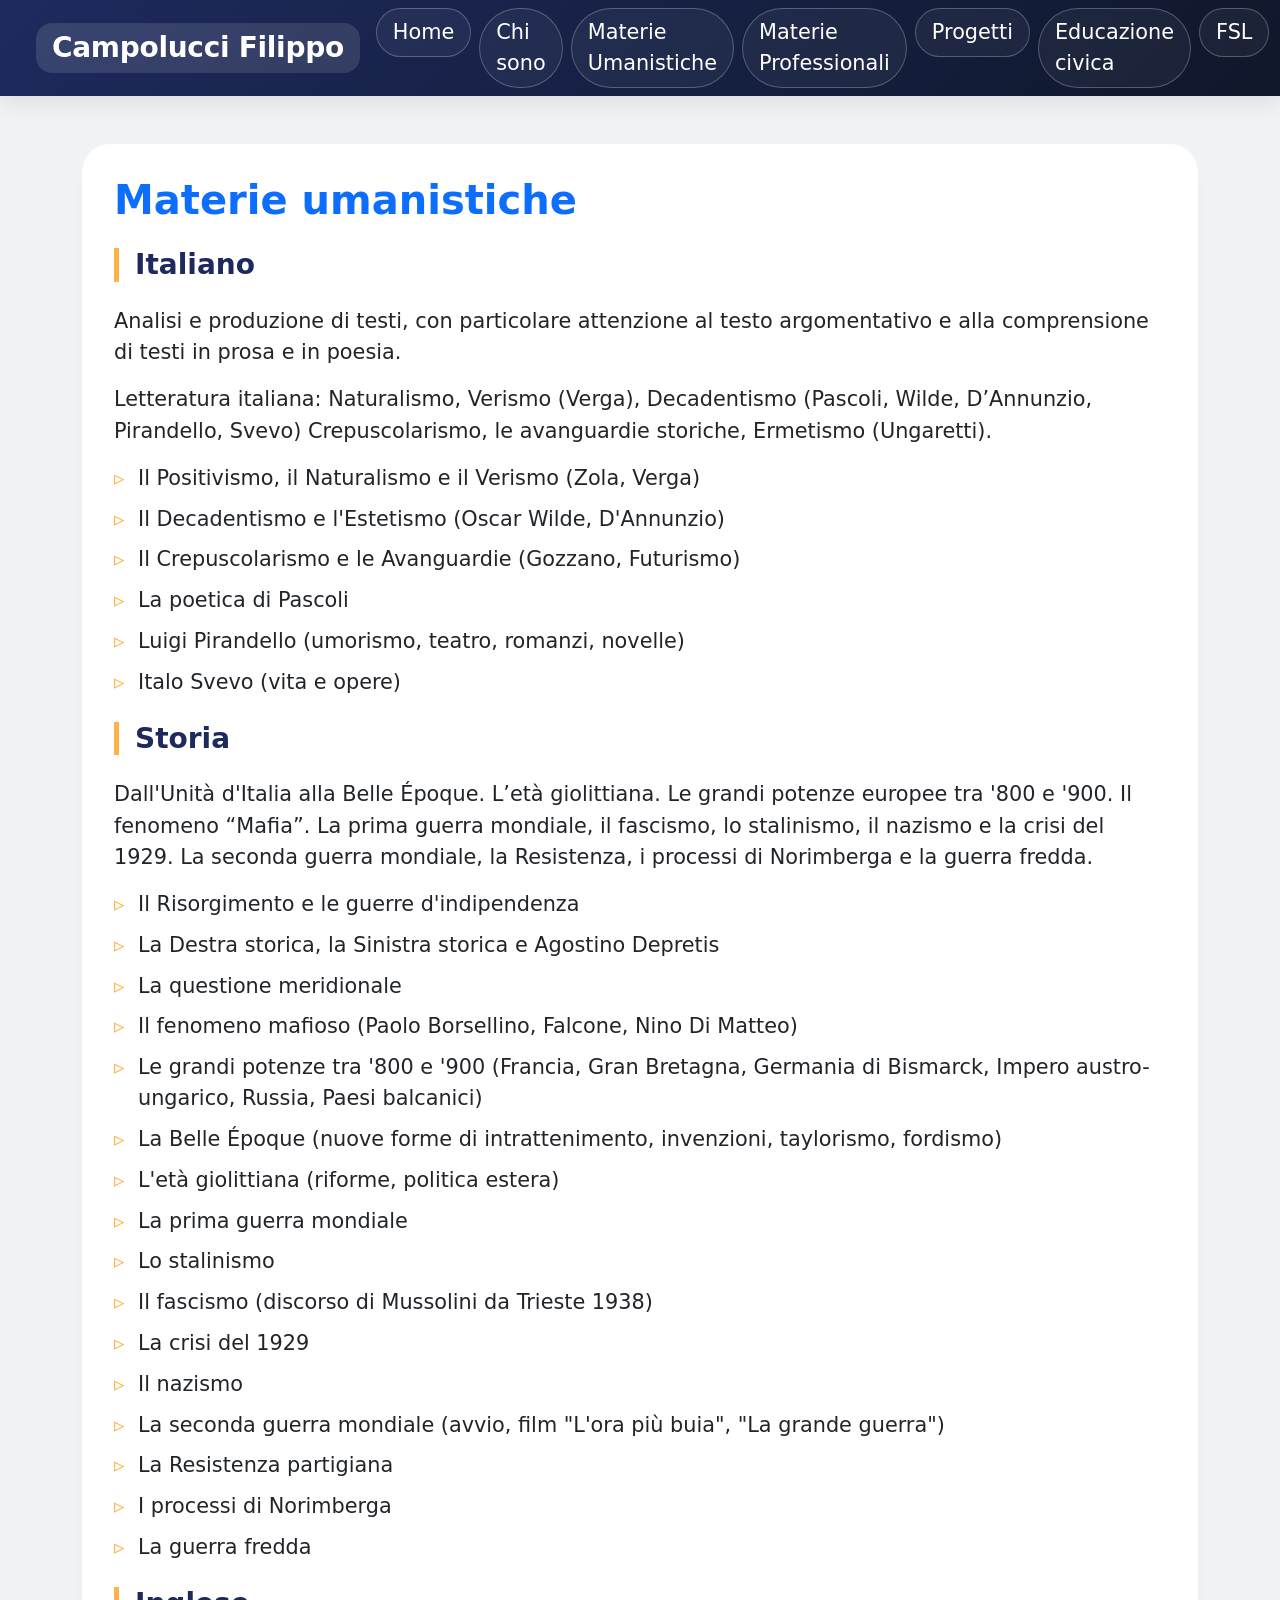
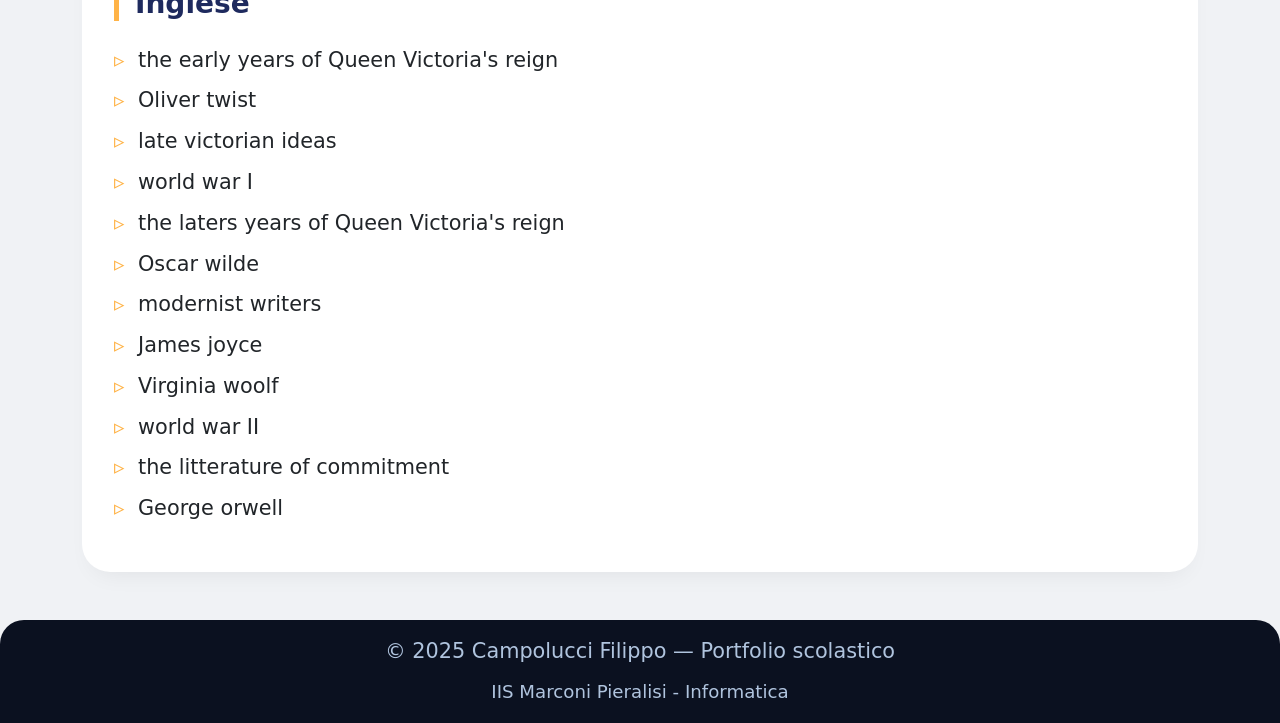
<file: materieumanistiche.html>
<!DOCTYPE html>
<html lang="it">
<head>
    <meta charset="UTF-8">
    <meta name="viewport" content="width=device-width, initial-scale=1.0">
    <title>Materie umanistiche | Campolucci Filippo</title>
    <link href="https://cdn.jsdelivr.net/npm/bootstrap@5.3.3/dist/css/bootstrap.min.css" rel="stylesheet">
    <link href="https://fonts.googleapis.com/css2?family=Inter:opsz,wght@300..700&display=swap" rel="stylesheet">
	<link rel="stylesheet" href="style.css">
</head>
<body>

<nav class="navbar navbar-expand-lg navbar-custom px-4 py-2">
    <div class="container-fluid">
        <span class="navbar-brand text-white fw-bold fs-3 brand-name px-3 py-1 rounded-4">Campolucci Filippo</span>
        <button class="navbar-toggler bg-white" type="button" data-bs-toggle="collapse" data-bs-target="#mainNav"><span class="navbar-toggler-icon"></span></button>
        <div class="collapse navbar-collapse" id="mainNav">
            <ul class="navbar-nav ms-auto mb-2 mb-lg-0 gap-2">
                <li class="nav-item"><a class="nav-link text-white nav-link-custom px-3 py-2 border border-white border-opacity-25 rounded-pill" href="index.html">Home</a></li>
                <li class="nav-item"><a class="nav-link text-white nav-link-custom px-3 py-2 border border-white border-opacity-25 rounded-pill" href="chisono.html">Chi sono</a></li>
                <li class="nav-item"><a class="nav-link text-white nav-link-custom px-3 py-2 border border-white border-opacity-25 rounded-pill" href="materieumanistiche.html">Materie Umanistiche</a></li>
                <li class="nav-item"><a class="nav-link text-white nav-link-custom px-3 py-2 border border-white border-opacity-25 rounded-pill" href="materieprofessionali.html">Materie Professionali</a></li>
                <li class="nav-item"><a class="nav-link text-white nav-link-custom px-3 py-2 border border-white border-opacity-25 rounded-pill active" href="progetti.html">Progetti</a></li>
                <li class="nav-item"><a class="nav-link text-white nav-link-custom px-3 py-2 border border-white border-opacity-25 rounded-pill" href="educazionecivica.html">Educazione civica</a></li>
                <li class="nav-item"><a class="nav-link text-white nav-link-custom px-3 py-2 border border-white border-opacity-25 rounded-pill" href="pcto.html">FSL</a></li>
            </ul>
        </div>
    </div>
</nav>

<main class="container my-5">
    <div class="content-card">
        <h2 class="display-6 fw-bold text-primary mb-4">Materie umanistiche</h2>
        
        <h3 class="section-title">Italiano</h3>
            <p>Analisi e produzione di testi, con particolare attenzione al testo argomentativo e alla comprensione di testi in prosa e in poesia.</p>        
            <p>Letteratura italiana: Naturalismo, Verismo (Verga), Decadentismo (Pascoli, Wilde, D’Annunzio, Pirandello, Svevo) Crepuscolarismo, le avanguardie storiche, Ermetismo (Ungaretti).</p>
            <ul class="list-styled">
                <li>Il Positivismo, il Naturalismo e il Verismo (Zola, Verga)</li>
                <li>Il Decadentismo e l'Estetismo (Oscar Wilde, D'Annunzio)</li>
                <li>Il Crepuscolarismo e le Avanguardie (Gozzano, Futurismo)</li>
                <li>La poetica di Pascoli</li>
                <li>Luigi Pirandello (umorismo, teatro, romanzi, novelle)</li>
                <li>Italo Svevo (vita e opere)</li>
            </ul>
        <h3 class="section-title mt-4">Storia</h3>

            <p>Dall&#39;Unità d&#39;Italia alla Belle Époque. L’età giolittiana. Le grandi potenze europee tra '800 e '900. Il fenomeno “Mafia”. La prima guerra mondiale, il fascismo, lo stalinismo, il nazismo e la crisi del 1929. La seconda guerra mondiale, la Resistenza, i processi di Norimberga e la guerra fredda.</p>
            <ul class="list-styled">
                <li>Il Risorgimento e le guerre d'indipendenza</li>
                <li>La Destra storica, la Sinistra storica e Agostino Depretis</li>
                <li>La questione meridionale</li>
                <li>Il fenomeno mafioso (Paolo Borsellino, Falcone, Nino Di Matteo)</li>
                <li>Le grandi potenze tra '800 e '900 (Francia, Gran Bretagna, Germania di Bismarck, Impero austro-ungarico, Russia, Paesi balcanici)</li>
                <li>La Belle Époque (nuove forme di intrattenimento, invenzioni, taylorismo, fordismo)</li>
                <li>L'età giolittiana (riforme, politica estera)</li>
                <li>La prima guerra mondiale</li>
                <li>Lo stalinismo</li>
                <li>Il fascismo (discorso di Mussolini da Trieste 1938)</li>
                <li>La crisi del 1929</li>
                <li>Il nazismo</li>
                <li>La seconda guerra mondiale (avvio, film "L'ora più buia", "La grande guerra")</li>
                <li>La Resistenza partigiana</li>
                <li>I processi di Norimberga</li>
                <li>La guerra fredda</li>
            </ul>
        </h3>
        <h3 class="section-title mt-4">Inglese</h3>
        <ul class="list-styled">
            <li>the early years of Queen Victoria's reign</li>
            <li>Oliver twist</li>
            <li>late victorian ideas</li>
            <li>world war I</li>
            <li>the laters years of Queen Victoria's reign</li>
            <li>Oscar wilde</li>
            <li>modernist writers</li>
            <li>James joyce</li>
            <li>Virginia woolf</li>
            <li>world war II</li>
            <li>the litterature of commitment</li>
            <li>George orwell</li>
        </ul>
    </div>
</main>

<footer class="footer-custom">
    <div class="container text-center">
        <p class="mb-2">© 2025 Campolucci Filippo — Portfolio scolastico</p>
        <small>IIS Marconi Pieralisi - Informatica</small>
    </div>
</footer>
<script src="https://cdn.jsdelivr.net/npm/bootstrap@5.3.3/dist/js/bootstrap.bundle.min.js"></script>
</body>
</html>
</file>
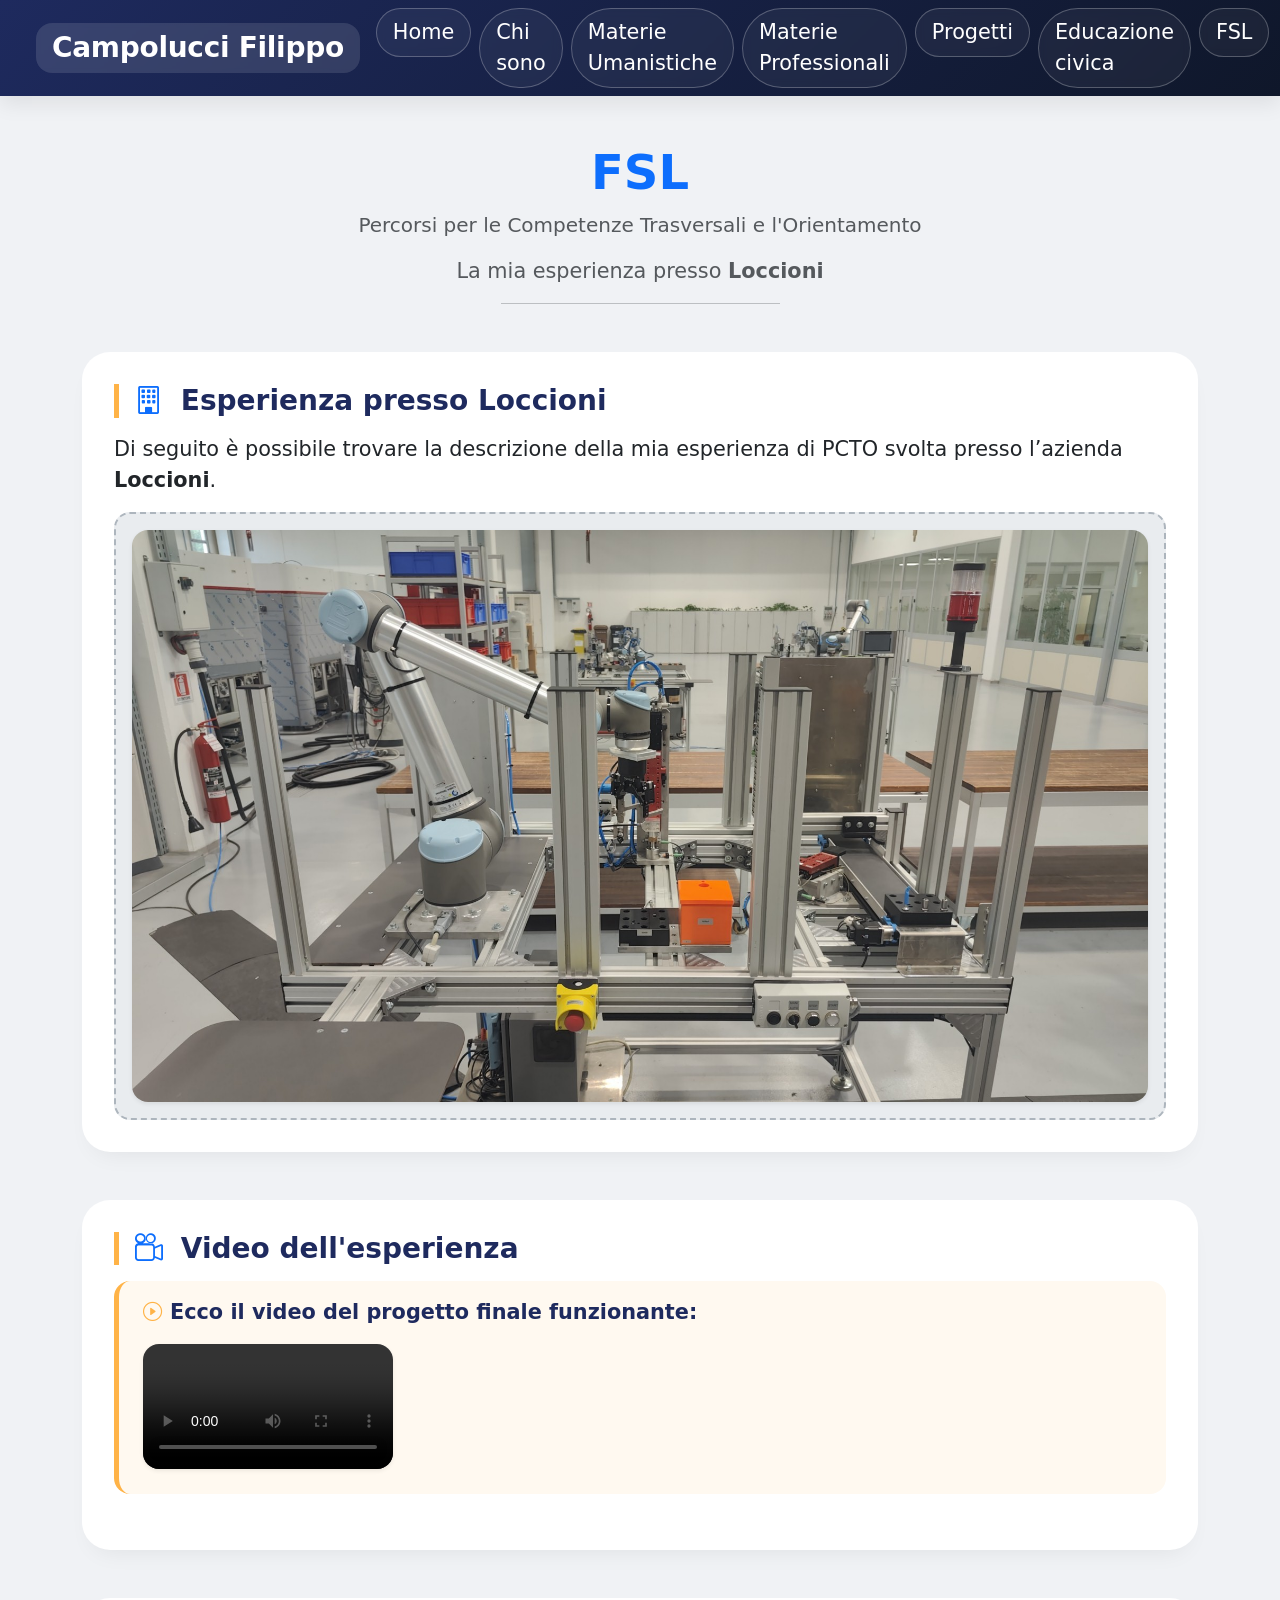
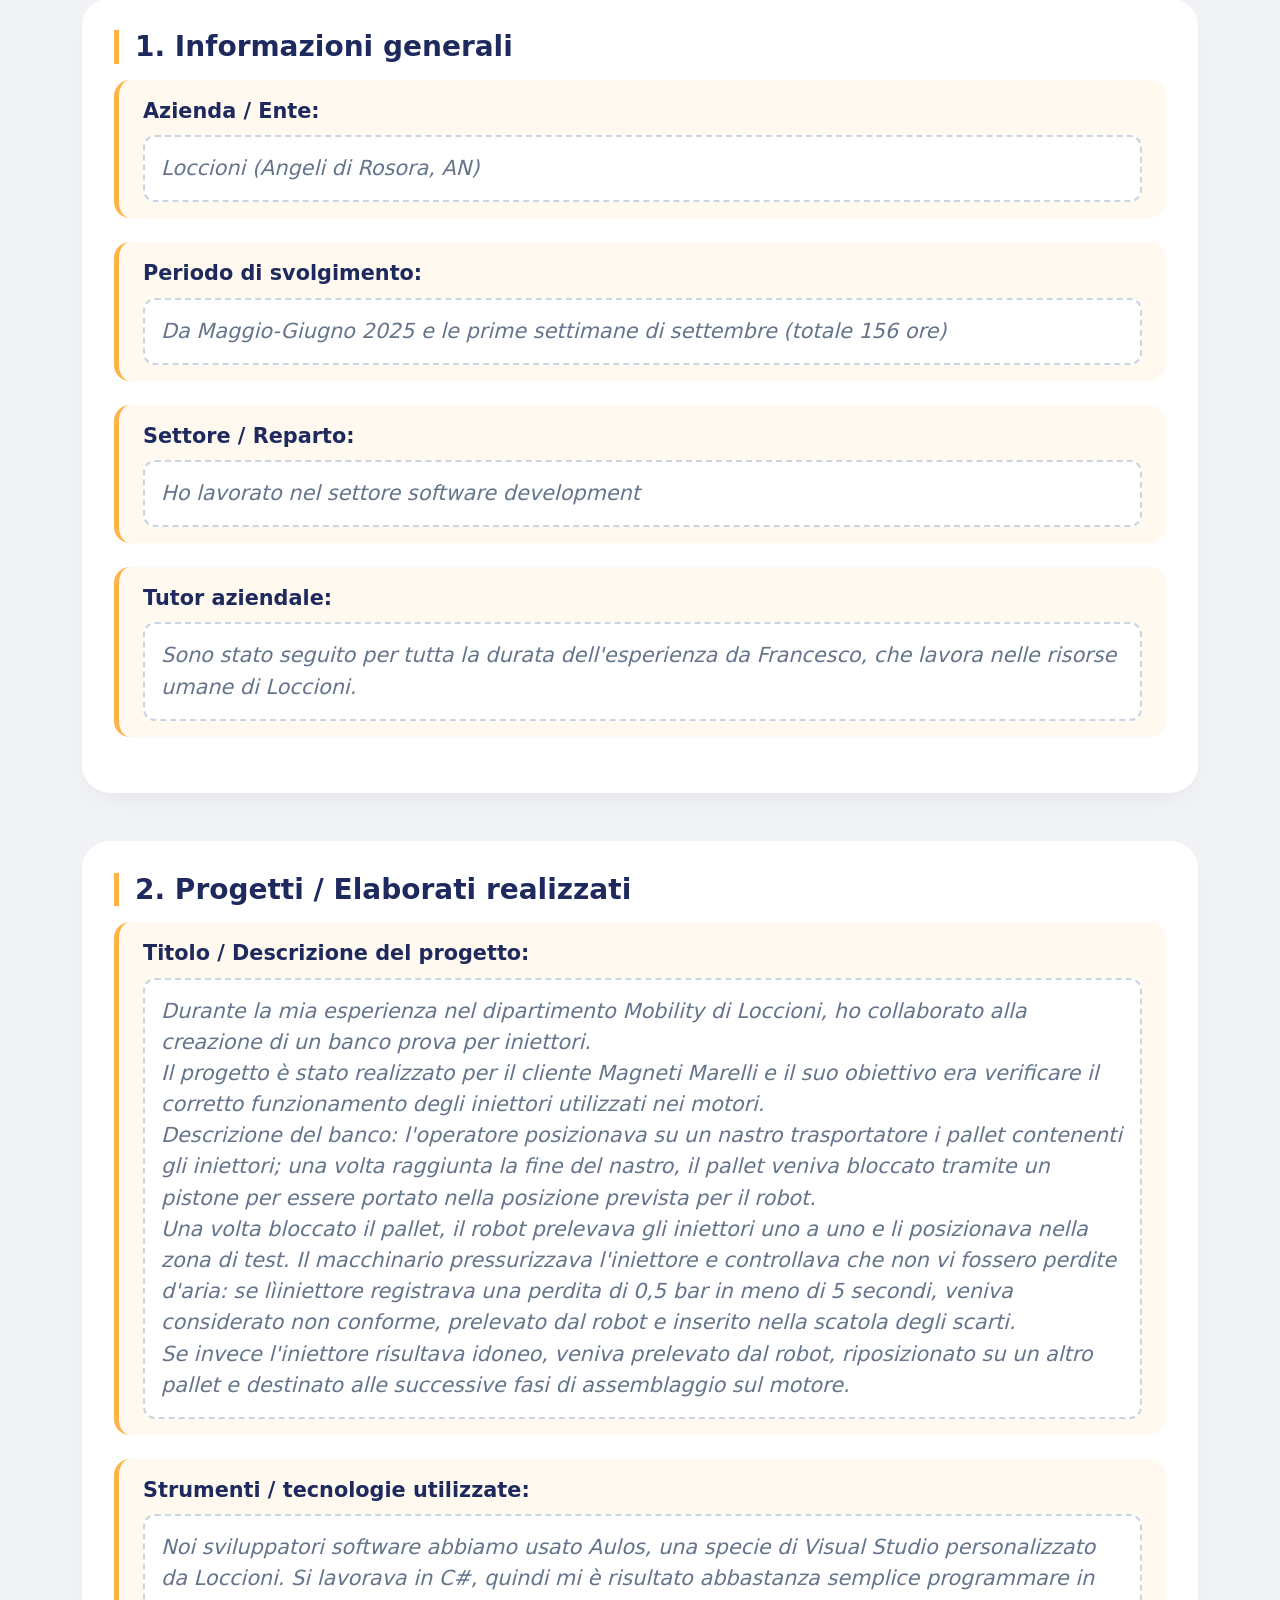
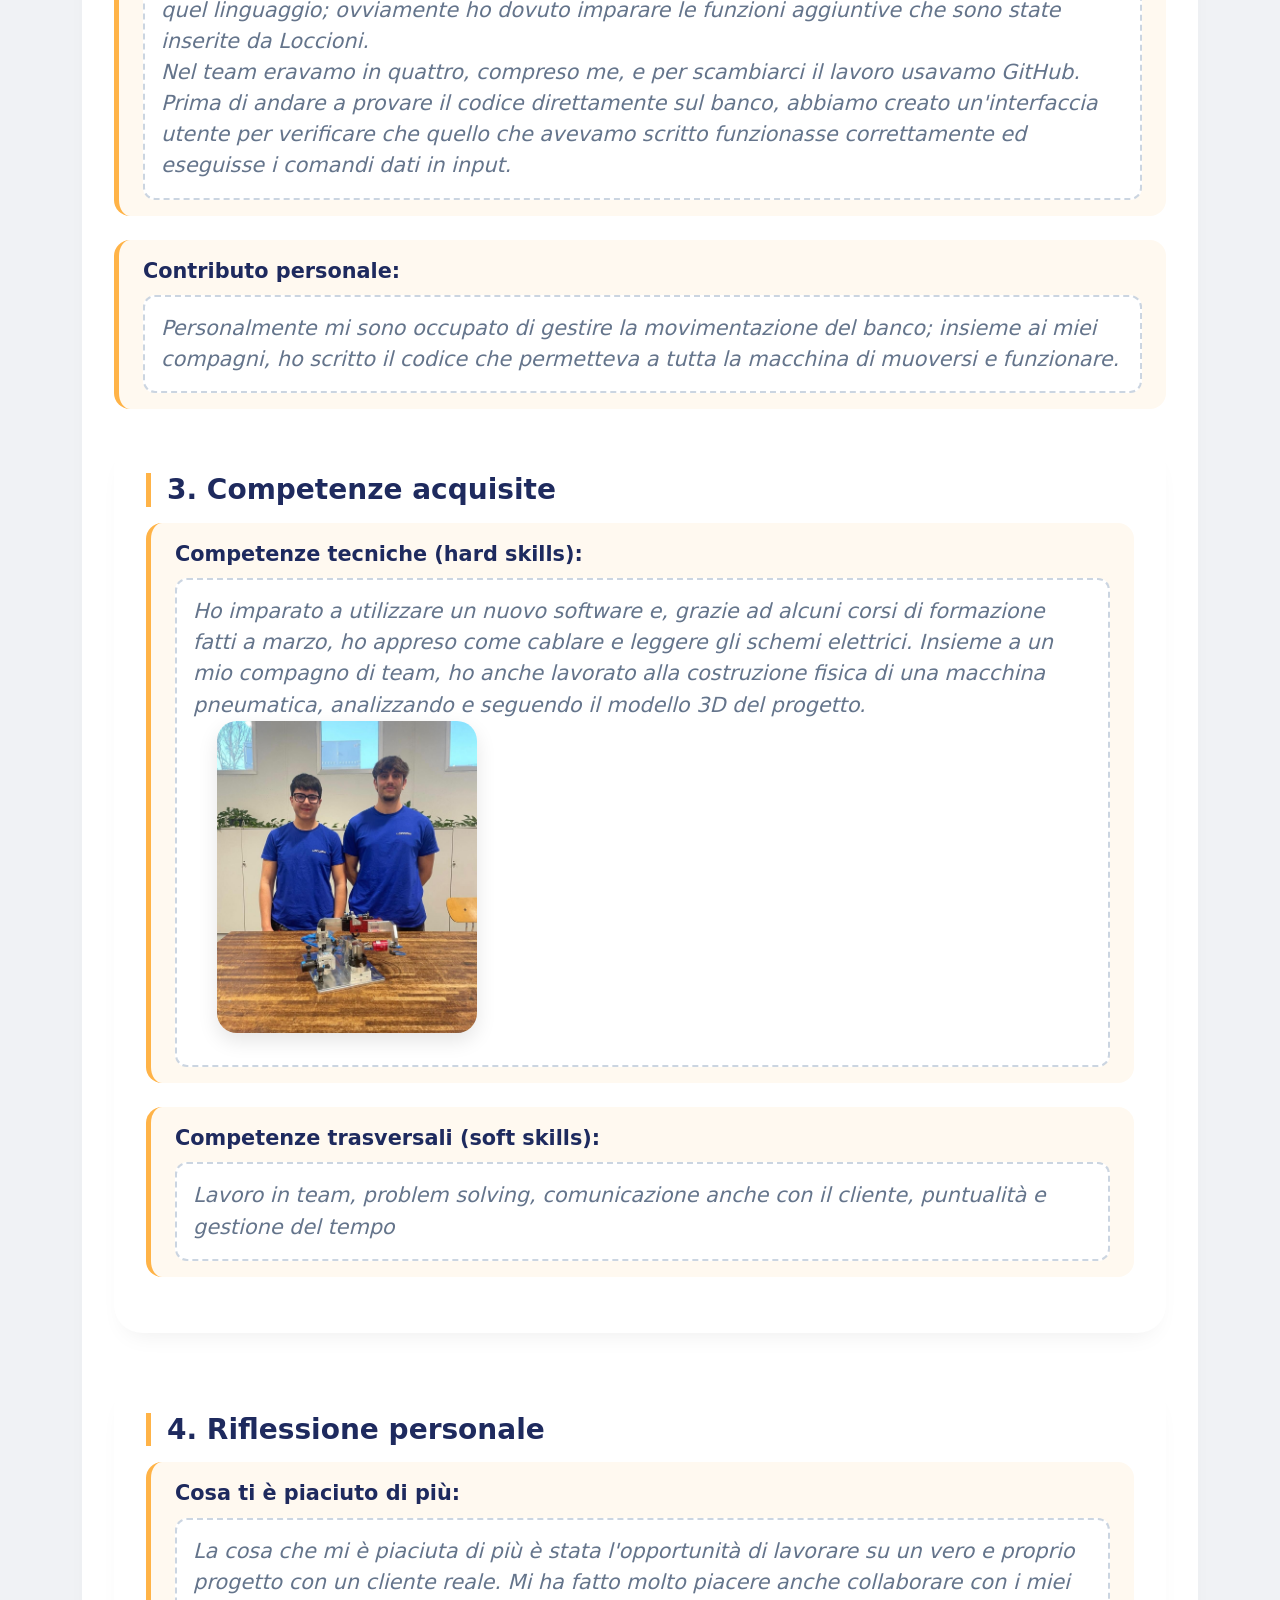
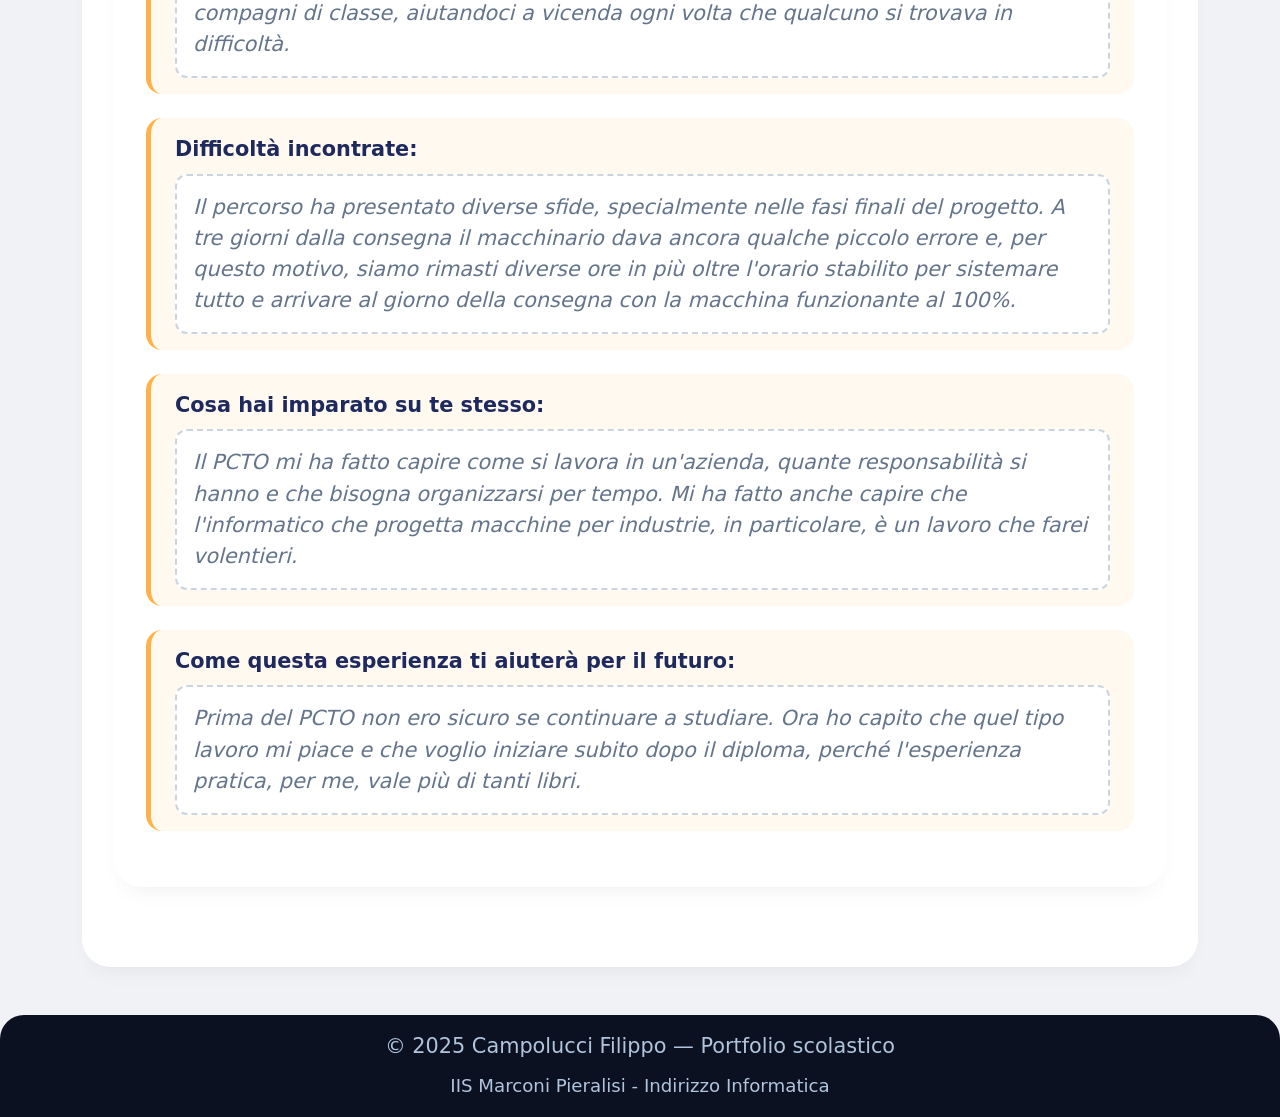
<file: pcto.html>
<!DOCTYPE html>
<html lang="it">
<head>
    <meta charset="UTF-8">
    <meta name="viewport" content="width=device-width, initial-scale=1.0">
    <title>PCTO | Campolucci Filippo</title>
    <!-- Bootstrap 5 + icone -->
    <link href="https://cdn.jsdelivr.net/npm/bootstrap@5.3.3/dist/css/bootstrap.min.css" rel="stylesheet">
    <link rel="stylesheet" href="https://cdn.jsdelivr.net/npm/bootstrap-icons@1.11.3/font/bootstrap-icons.min.css">
    <!-- Google Fonts Inter -->
    <link href="https://fonts.googleapis.com/css2?family=Inter:opsz,wght@300..700&display=swap" rel="stylesheet">
    <!-- CSS personalizzato comune -->
    <link rel="stylesheet" href="style.css">

</head>
<body>

<!-- === NAVBAR === -->
<nav class="navbar navbar-expand-lg navbar-custom px-4 py-2">
    <div class="container-fluid">
        <span class="navbar-brand text-white fw-bold fs-3 brand-name px-3 py-1 rounded-4">Campolucci Filippo</span>
        <button class="navbar-toggler bg-white" type="button" data-bs-toggle="collapse" data-bs-target="#mainNav">
            <span class="navbar-toggler-icon"></span>
        </button>
        <div class="collapse navbar-collapse" id="mainNav">
            <ul class="navbar-nav ms-auto mb-2 mb-lg-0 gap-2">
                <li class="nav-item"><a class="nav-link text-white nav-link-custom px-3 py-2 border border-white border-opacity-25 rounded-pill" href="index.html">Home</a></li>
                <li class="nav-item"><a class="nav-link text-white nav-link-custom px-3 py-2 border border-white border-opacity-25 rounded-pill" href="chisono.html">Chi sono</a></li>
                <li class="nav-item"><a class="nav-link text-white nav-link-custom px-3 py-2 border border-white border-opacity-25 rounded-pill" href="materieumanistiche.html">Materie Umanistiche</a></li>
                <li class="nav-item"><a class="nav-link text-white nav-link-custom px-3 py-2 border border-white border-opacity-25 rounded-pill" href="materieprofessionali.html">Materie Professionali</a></li>
                <li class="nav-item"><a class="nav-link text-white nav-link-custom px-3 py-2 border border-white border-opacity-25 rounded-pill active" href="progetti.html">Progetti</a></li>
                <li class="nav-item"><a class="nav-link text-white nav-link-custom px-3 py-2 border border-white border-opacity-25 rounded-pill" href="educazionecivica.html">Educazione civica</a></li>
                <li class="nav-item"><a class="nav-link text-white nav-link-custom px-3 py-2 border border-white border-opacity-25 rounded-pill" href="pcto.html">FSL</a></li>
            </ul>
        </div>
    </div>
</nav>

<main class="container my-5">
    <div class="text-center mb-5">
        <h1 class="display-5 fw-bold text-primary">FSL</h1>
        <p class="lead text-muted">Percorsi per le Competenze Trasversali e l'Orientamento</p>
        <p class="text-muted">La mia esperienza presso <strong>Loccioni</strong> </p>
        <hr class="w-25 mx-auto">
    </div>

    <!-- SEZIONE INTRODUTTIVA -->
    <div class="content-card mb-5">
        <h3 class="section-title mb-3"><i class="bi bi-building me-2 text-primary"></i> Esperienza presso Loccioni</h3>
        <p>Di seguito è possibile trovare la descrizione della mia esperienza di PCTO svolta presso l’azienda <strong>Loccioni</strong>. </p>
        <div class="mt-3">
            <div class="img-placeholder p-3">
                <img src="img/bancoloccioni.jpg" class="img-fluid rounded-4 shadow-sm" alt="descrizione">
            </div>
        </div>
    </div>
    <div class="content-card mb-5">
                <h3 class="section-title mb-3"><i class="bi bi-camera-reels me-2 text-primary"></i> Video dell'esperienza</h3>
                <div class="compila-section">
                    <div class="compila-label"><i class="bi bi-play-circle"></i>Ecco il video del progetto finale funzionante:</div>
                        <div class="mt-3">
                            <video controls class="w-25 rounded-4 shadow-sm">
                                <source src="img/videobanco.mp4" type="video/mp4">
                                Il tuo browser non supporta il video.
                            </video>
                        </div>
                    </div>
                </div>
            </div>

    <!-- SCHEDA 1: INFORMAZIONI GENERALI -->
    <div class="content-card mb-5">
        <h3 class="section-title mb-3"> 1. Informazioni generali</h3>
        <div class="compila-section">
            <div class="compila-label"> Azienda / Ente:</div>
            <div class="compila-placeholder">
                <p>Loccioni (Angeli di Rosora, AN)</p>
            </div>
        </div>
        <div class="compila-section">
            <div class="compila-label"> Periodo di svolgimento:</div>
            <div class="compila-placeholder">
                <p> Da Maggio-Giugno 2025 e le prime settimane di settembre  (totale 156 ore)</p>
            </div>
        </div>
        <div class="compila-section">
            <div class="compila-label"> Settore / Reparto:</div>
            <div class="compila-placeholder">
                <p> Ho lavorato nel settore software development</p>
            </div>
        </div>
        <div class="compila-section">
            <div class="compila-label"> Tutor aziendale:</div>
            <div class="compila-placeholder">
                <p> Sono stato seguito per tutta la durata dell'esperienza da Francesco, che lavora nelle risorse umane di Loccioni.</p>
            </div>
        </div>
    </div>

    <!-- SCHEDA 4: PROGETTI REALIZZATI -->
    <div class="content-card mb-5">
        <h3 class="section-title mb-3"> 2. Progetti / Elaborati realizzati</h3>
        <div class="compila-section">
            <div class="compila-label"> Titolo / Descrizione del progetto:</div>
            <div class="compila-placeholder">
                <p>Durante la mia esperienza nel dipartimento Mobility di Loccioni, ho collaborato alla creazione di un banco prova per iniettori.</p>
                <p>Il progetto è stato realizzato per il cliente Magneti Marelli e il suo obiettivo era verificare il corretto funzionamento degli iniettori utilizzati nei motori.</p>
                <p>Descrizione del banco: l'operatore posizionava su un nastro trasportatore i pallet contenenti gli iniettori; una volta raggiunta la fine del nastro, il pallet veniva bloccato tramite un pistone per essere portato nella posizione prevista per il robot.</p>
                <p>Una volta bloccato il pallet, il robot prelevava gli iniettori uno a uno e li posizionava nella zona di test. Il macchinario pressurizzava l'iniettore e controllava che non vi fossero perdite d'aria: se lìiniettore registrava una perdita di 0,5 bar in meno di 5 secondi, veniva considerato non conforme, prelevato dal robot e inserito nella scatola degli scarti.</p>
                <p>Se invece l'iniettore risultava idoneo, veniva prelevato dal robot, riposizionato su un altro pallet e destinato alle successive fasi di assemblaggio sul motore.</p>
            </div>
        </div>
        <div class="compila-section">
            <div class="compila-label"> Strumenti / tecnologie utilizzate:</div>
            <div class="compila-placeholder">
                <p>Noi sviluppatori software abbiamo usato Aulos, una specie di Visual Studio personalizzato da Loccioni. Si lavorava in C#, quindi mi è risultato abbastanza semplice programmare in quel linguaggio; ovviamente ho dovuto imparare le funzioni aggiuntive che sono state inserite da Loccioni.</p>
                <p>Nel team eravamo in quattro, compreso me, e per scambiarci il lavoro usavamo GitHub.</p>
                <p>Prima di andare a provare il codice direttamente sul banco, abbiamo creato un'interfaccia utente per verificare che quello che avevamo scritto funzionasse correttamente ed eseguisse i comandi dati in input.</p>
            </div>
        </div>
        <div class="compila-section">
            <div class="compila-label"> Contributo personale:</div>
            <div class="compila-placeholder">
            <p>Personalmente mi sono occupato di gestire la movimentazione del banco; insieme ai miei compagni, ho scritto il codice che permetteva a tutta la macchina di muoversi e funzionare.</p>                
        
        </div>
    </div>

    <!-- SCHEDA 3: COMPETENZE ACQUISITE -->
    <div class="content-card mb-5">
        <h3 class="section-title mb-3"> 3. Competenze acquisite</h3>
        <div class="compila-section">
            <div class="compila-label"> Competenze tecniche (hard skills):</div>
            <div class="compila-placeholder">
                <p>Ho imparato a utilizzare un nuovo software e, grazie ad alcuni corsi di formazione fatti a marzo, ho appreso come cablare e leggere gli schemi elettrici. Insieme a un mio compagno di team, ho anche lavorato alla costruzione fisica di una macchina pneumatica, analizzando e seguendo il modello 3D del progetto.</p>
                <div class="col-10">
                    <div class="d-flex flex-column gap-3">
                        <img src="img/montaggio.jpg" class="foto-destra" class="img-fluid rounded-4" shadow-sm>
                    </div>
                </div>
            </div>
        </div>
        
        <div class="compila-section">
            <div class="compila-label"> Competenze trasversali (soft skills):</div>
            <div class="compila-placeholder">
                <p> Lavoro in team, problem solving, comunicazione anche con il cliente, puntualità e gestione del tempo</p>
            </div>
        </div>
    </div>

    <!-- SCHEDA 5: RIFLESSIONE PERSONALE -->
    <div class="content-card mb-5">
        <h3 class="section-title mb-3"> 4. Riflessione personale</h3>
        <div class="compila-section">
            <div class="compila-label"> Cosa ti è piaciuto di più:</div>
            <div class="compila-placeholder">
                <p>La cosa che mi è piaciuta di più è stata l'opportunità di lavorare su un vero e proprio progetto con un cliente reale. Mi ha fatto molto piacere anche collaborare con i miei compagni di classe, aiutandoci a vicenda ogni volta che qualcuno si trovava in difficoltà.</p>
            </div>
        </div>
        <div class="compila-section">
            <div class="compila-label"> Difficoltà incontrate:</div>
            <div class="compila-placeholder">
                <p>Il percorso ha presentato diverse sfide, specialmente nelle fasi finali del progetto. A tre giorni dalla consegna il macchinario dava ancora qualche piccolo errore e, per questo motivo, siamo rimasti diverse ore in più oltre l'orario stabilito per sistemare tutto e arrivare al giorno della consegna con la macchina funzionante al 100%.</p>
            </div>
        </div>
        <div class="compila-section">
            <div class="compila-label">Cosa hai imparato su te stesso:</div>
            <div class="compila-placeholder">
                <p>Il PCTO mi ha fatto capire come si lavora in un&#39;azienda, quante responsabilità si hanno e che bisogna organizzarsi per tempo. Mi ha fatto anche capire che l'informatico che progetta macchine per industrie, in particolare, è un lavoro che farei volentieri.</p>
            </div>
        </div>
        <div class="compila-section">
            <div class="compila-label"> Come questa esperienza ti aiuterà per il futuro:</div>
            <div class="compila-placeholder">
                <p>Prima del PCTO non ero sicuro se continuare a studiare. Ora ho capito che quel tipo lavoro mi piace e che voglio iniziare subito dopo il diploma, perché l'esperienza pratica, per me, vale più di tanti libri.</p>
            </div>
        </div>
    </div>
</main>

<!-- === FOOTER === -->
<footer class="footer-custom">
    <div class="container text-center">
        <p class="mb-2">© 2025 Campolucci Filippo — Portfolio scolastico</p>
        <small>IIS Marconi Pieralisi - Indirizzo Informatica</small>
    </div>
</footer>

<script src="https://cdn.jsdelivr.net/npm/bootstrap@5.3.3/dist/js/bootstrap.bundle.min.js"></script>
</body>
</html>
</file>
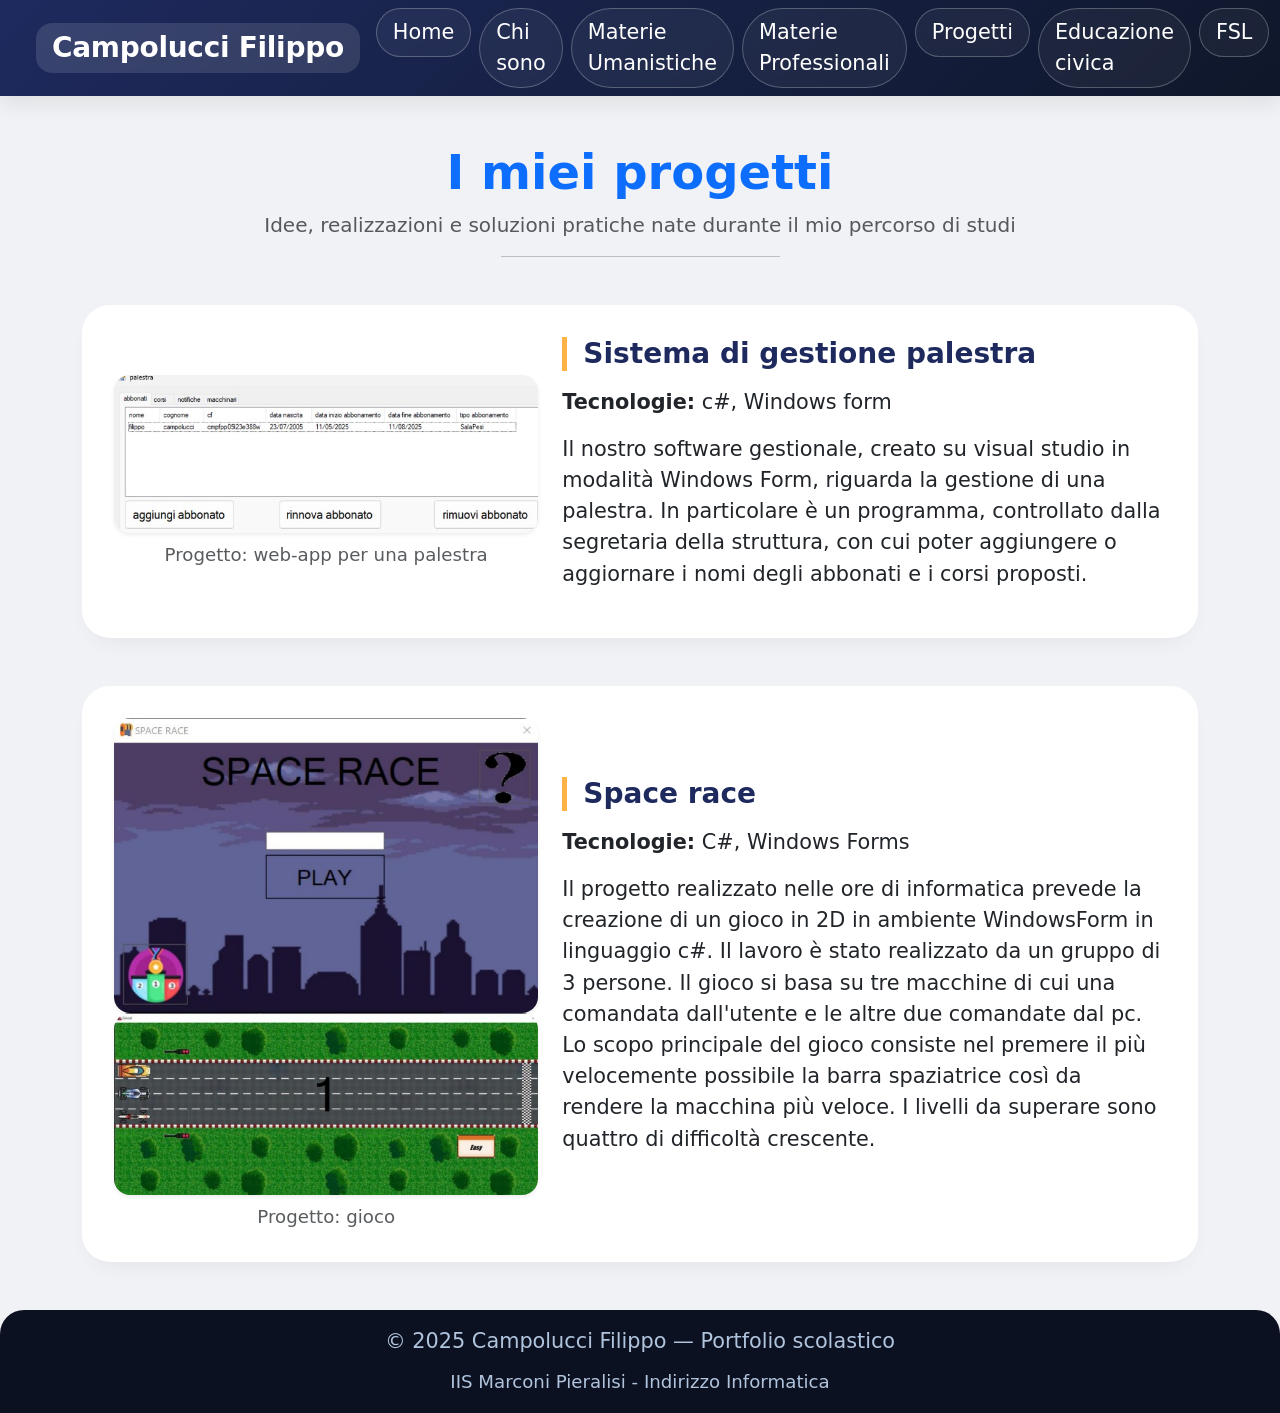
<file: progetti.html>
<!DOCTYPE html>
<html lang="it">
<head>
    <meta charset="UTF-8">
    <meta name="viewport" content="width=device-width, initial-scale=1.0">
    <title>Progetti | Campolucci Filippo</title>
    <!-- Bootstrap 5 + icone -->
    <link href="https://cdn.jsdelivr.net/npm/bootstrap@5.3.3/dist/css/bootstrap.min.css" rel="stylesheet">
    <link rel="stylesheet" href="https://cdn.jsdelivr.net/npm/bootstrap-icons@1.11.3/font/bootstrap-icons.min.css">
    <!-- CSS personalizzato comune -->
    <link rel="stylesheet" href="style.css">
</head>
<body>

<!-- === NAVBAR (con link alla nuova pagina Progetti) === -->
<nav class="navbar navbar-expand-lg navbar-custom px-4 py-2">
    <div class="container-fluid">
        <span class="navbar-brand text-white fw-bold fs-3 brand-name px-3 py-1 rounded-4">Campolucci Filippo</span>
        <button class="navbar-toggler bg-white" type="button" data-bs-toggle="collapse" data-bs-target="#mainNav" aria-controls="mainNav" aria-expanded="false" aria-label="Toggle navigation">
            <span class="navbar-toggler-icon"></span>
        </button>
        <div class="collapse navbar-collapse" id="mainNav">
            <ul class="navbar-nav ms-auto mb-2 mb-lg-0 gap-2">
                <li class="nav-item"><a class="nav-link text-white nav-link-custom px-3 py-2 border border-white border-opacity-25 rounded-pill" href="index.html">Home</a></li>
                <li class="nav-item"><a class="nav-link text-white nav-link-custom px-3 py-2 border border-white border-opacity-25 rounded-pill" href="chisono.html">Chi sono</a></li>
                <li class="nav-item"><a class="nav-link text-white nav-link-custom px-3 py-2 border border-white border-opacity-25 rounded-pill" href="materieumanistiche.html">Materie Umanistiche</a></li>
                <li class="nav-item"><a class="nav-link text-white nav-link-custom px-3 py-2 border border-white border-opacity-25 rounded-pill" href="materieprofessionali.html">Materie Professionali</a></li>
                <li class="nav-item"><a class="nav-link text-white nav-link-custom px-3 py-2 border border-white border-opacity-25 rounded-pill active" href="progetti.html">Progetti</a></li>
                <li class="nav-item"><a class="nav-link text-white nav-link-custom px-3 py-2 border border-white border-opacity-25 rounded-pill" href="educazionecivica.html">Educazione civica</a></li>
                <li class="nav-item"><a class="nav-link text-white nav-link-custom px-3 py-2 border border-white border-opacity-25 rounded-pill" href="pcto.html">FSL</a></li>
            </ul>
        </div>
    </div>
</nav>

<main class="container my-5">
    <!-- INTESTAZIONE PAGINA -->
    <div class="text-center mb-5">
        <h1 class="display-5 fw-bold text-primary">I miei progetti</h1>
        <p class="lead text-muted">Idee, realizzazioni e soluzioni pratiche nate durante il mio percorso di studi</p>
        <hr class="w-25 mx-auto">
    </div>

    <!-- PROGETTO 1 -->
    <div class="content-card mb-5">
        <div class="row align-items-center g-4">
            <div class="col-md-5">
                <!-- Immagine del progetto 1 (esempio da Lorem Picsum, facilmente sostituibile) -->
                <img src="img/nonnaGym.jpg" alt="Progetto Gestione Biblioteca" class="img-fluid rounded-4 shadow-sm w-100">
                <div class="mt-2 text-muted small text-center">Progetto: web-app per una palestra</div>
            </div>
            <div class="col-md-7">
                <h3 class="section-title mb-3">Sistema di gestione palestra</h3>
                <p><strong>Tecnologie:</strong> c#, Windows form</p>
                <p>Il nostro software gestionale, creato su visual studio in modalità Windows Form, riguarda la gestione di una palestra. In particolare è un programma, controllato dalla segretaria della struttura, con cui poter aggiungere o aggiornare i nomi degli abbonati e i corsi proposti.</p>
            </div>
        </div>
    </div>

    <!-- PROGETTO 2 -->
    <div class="content-card">
        <div class="row align-items-center g-4 flex-md-row-reverse">
            
            <div class="col-md-7">
                <h3 class="section-title mb-3">Space race</h3>
                <p><strong>Tecnologie:</strong> C#, Windows Forms</p>
                <p>Il progetto realizzato nelle ore di informatica prevede la creazione di un gioco in 2D in ambiente WindowsForm in linguaggio c#. Il lavoro è stato realizzato da un gruppo di 3 persone. Il gioco si basa su tre macchine di cui una comandata dall'utente e le altre due comandate dal pc. Lo scopo principale del gioco consiste nel premere il più velocemente possibile la barra spaziatrice così da rendere la macchina più veloce. I livelli da superare sono quattro di difficoltà crescente.</p>
            </div>
            <div class="col-md-5">
                <!-- Immagine del progetto 2 -->
                <img src="img/gioco.jpg" class="img-fluid rounded-4 shadow-sm w-100">
                <img src="img/gioco1.jpg"  class="img-fluid rounded-4 shadow-sm w-100">
                <div class="mt-2 text-muted small text-center">Progetto: gioco</div>
            </div>
        </div>
    </div>
</main>

<!-- === FOOTER (stesso degli altri file) === -->
<footer class="footer-custom">
    <div class="container text-center">
        <p class="mb-2">© 2025 Campolucci Filippo — Portfolio scolastico</p>
        <small>IIS Marconi Pieralisi - Indirizzo Informatica</small>
    </div>
</footer>

<script src="https://cdn.jsdelivr.net/npm/bootstrap@5.3.3/dist/js/bootstrap.bundle.min.js"></script>
</body>
</html>
</file>
<file: style.css>
.foto-destra {
    float: right;
    max-width: 260px;
    margin-left: 1.5rem;
    margin-bottom: 1rem;
    border-radius: 20px;
    box-shadow: 0 8px 20px rgba(0,0,0,0.1);
    transition: transform 0.2s;
}
.foto-destra:hover {
    transform: scale(2.5);
}
img:hover{
    transform: scale(1.5);
}
.clearfix::after {
    content: "";
    clear: both;
    display: table;
}
/* Su dispositivi mobili la foto smette di flottare e si centra */
@media (max-width: 768px) {
    .foto-destra {
        float: none;
        display: block;
        margin: 1rem auto;
        max-width: 200px;
    }
}
/* Stile per la lista */
.list-passioni {
    list-style-type: disc;
    padding-left: 1.2rem;
}
.list-passioni li {
    margin-bottom: 0.75rem;
}

body {
    background: #f0f2f5;  /* grigetto chiaro */
    font-size: 1.3rem;
}

/* Navbar personalizzata */
.navbar-custom {
    background: linear-gradient(135deg, #1e2a5e 0%, #0f172a 100%);
    box-shadow: 0 8px 20px rgba(0,0,0,0.08);
    padding: 1rem 0;
}

.brand-name {
    font-weight: 700;
    letter-spacing: -0.3px;
    font-size: 1.6rem;
    background: rgba(255,255,255,0.12);
    backdrop-filter: blur(2px);
}

.nav-link-custom {
    font-weight: 500;
    transition: all 0.2s ease;
    border-radius: 30px;
    background: rgba(255,255,255,0.05);
    backdrop-filter: blur(4px);
}

.nav-link-custom:hover {
    background: #2d3a6e;
    transform: translateY(-2px);
    border-color: #ffd966 !important;
    color: #ffd966 !important;
}

/* Card e contenitori */
.card-modern {
    border: none;
    border-radius: 28px;
    background: #ffffff;
    transition: transform 0.2s ease, box-shadow 0.2s ease;
    box-shadow: 0 12px 24px -12px rgba(0,0,0,0.08);
    height: 100%;
}

.card-modern:hover {
    transform: translateY(-6px);
    box-shadow: 0 24px 36px -14px rgba(0,0,0,0.15);
}

.content-card {
    background: white;
    border-radius: 28px;
    padding: 2rem;
    box-shadow: 0 12px 24px -12px rgba(0,0,0,0.08);
    margin-top: 2rem;
}

.section-title {
    font-weight: 700;
    color: #1e2a5e;
    border-left: 5px solid #ffb347;
    padding-left: 1rem;
    margin-bottom: 1.5rem;
}

.btn-outline-custom {
    border-radius: 60px;
    border: 1.5px solid #1e2a5e;
    color: #1e2a5e;
    font-weight: 500;
    padding: 0.35rem 1.2rem;
    transition: all 0.2s;
}

.btn-outline-custom:hover {
    background: #1e2a5e;
    color: white;
}

.footer-custom {
    background: #0b1120;
    color: #b0c4de;
    margin-top: 2rem;     /* spazio più ragionevole */
    padding: 1rem 0;      /* compatto ma leggibile */
    border-radius: 1.5rem 1.5rem 0 0;
}

.badge-subject {
    background-color: #eef2ff;
    color: #1e2a5e;
    font-weight: 500;
    border-radius: 40px;
    padding: 0.3rem 1rem;
    font-size: 0.75rem;
}

.hero-greeting {
    background: linear-gradient(120deg, #ffffff, #f8fafc);
    border-radius: 2rem;
    padding: 2rem;
    margin-bottom: 2rem;
}

.topic-badge {
    background: #eef2ff;
    color: #1e2a5e;
    border-radius: 40px;
    padding: 0.3rem 1rem;
    font-size: 0.8rem;
}

.topic-grid {
    display: flex;
    flex-wrap: wrap;
    gap: 0.5rem;
    margin: 1rem 0;
}

.list-styled {
    list-style: none;
    padding-left: 0;
}

.list-styled li {
    margin-bottom: 0.6rem;
    padding-left: 1.5rem;
    position: relative;
}

.list-styled li::before {
    content: "▹";
    color: #ffb347;
    position: absolute;
    left: 0;
    font-weight: bold;
}

.timeline-item {
    border-left: 3px solid #ffb347;
    padding-left: 1.2rem;
    margin-bottom: 2rem;
}

.highlight {
    background-color: #eef2ff;
    border-radius: 1rem;
    padding: 1rem;
    margin: 1rem 0;
}

a {
    text-decoration: none;
}
.btn-cv {
    border-radius: 60px;
    background: linear-gradient(135deg, #1e2a5e, #2d3a6e);
    color: white;
    font-weight: 600;
    padding: 0.45rem 1.4rem;
    border: none;
    transition: all 0.2s ease;
    display: inline-block;
    text-decoration: none;
    box-shadow: 0 4px 12px rgba(30,42,94,0.25);
}

.btn-cv:hover {
    background: linear-gradient(135deg, #2d3a6e, #3d4d8e);
    color: #ffd966;
    transform: translateY(-2px);
    box-shadow: 0 8px 20px rgba(30,42,94,0.35);
}
.compila-section {
background: #fff9f0;
border-left: 5px solid #ffb347;
padding: 1rem 1.5rem;
border-radius: 1rem;
margin-bottom: 1.5rem;
}
.compila-label {
font-weight: 600;
color: #1e2a5e;
margin-bottom: 0.5rem;
display: flex;
align-items: center;
gap: 0.5rem;
}
.compila-label i {
color: #ffb347;
font-size: 1.2rem;
}
.compila-placeholder {
background: #ffffff;
border: 2px dashed #cbd5e1;
border-radius: 0.75rem;
padding: 1rem;
color: #64748b;
font-style: italic;
margin-top: 0.5rem;
}
.compila-placeholder p {
margin-bottom: 0;
}
.img-placeholder {
background: #e9ecef;
border: 2px dashed #adb5bd;
border-radius: 1rem;
min-height: 180px;
display: flex;
align-items: center;
justify-content: center;
color: #6c757d;
font-size: 0.9rem;
text-align: center;
transition: all 0.2s;
}
.img-placeholder i {
font-size: 2.5rem;
margin-bottom: 0.5rem;
display: block;
}
.img-placeholder:hover {
background: #dee2e6;
border-color: #6c757d;
}
.timeline-icon {
background: #1e2a5e;
width: 40px;
height: 40px;
border-radius: 40px;
display: inline-flex;
align-items: center;
justify-content: center;
color: white;
margin-right: 1rem;
}
.btn-outline-custom {
    color: #0f172a;
    border: 2px solid #0f172a;
    border-radius: 50px;
    padding: 8px 24px;
    font-weight: 500;
    transition: all 0.3s ease;
    text-decoration: none;
    display: inline-block;
}
.btn-outline-custom:hover {
    background-color: #0f172a;
    color: white;
    transform: translateY(-2px);
    box-shadow: 0 5px 15px rgba(0,0,0,0.1);
}
.hero-greeting {
    background: #f8fafc;
    border-radius: 30px;
    padding: 2rem;
}
/* Griglia 2x2 per gli interessi: 2 sopra, 2 sotto */
.interessi-griglia {
    display: grid;
    grid-template-columns: repeat(2, 1fr);
    gap: 1rem;
    max-width: 280px;
    margin: 0 auto;
}
.interest-card {
    background: white;
    border-radius: 20px;
    padding: 0.75rem 0.5rem;
    text-align: center;
    transition: transform 0.2s, box-shadow 0.2s;
    box-shadow: 0 2px 8px rgba(0,0,0,0.05);
}
.interest-card:hover {
    transform: translateY(-4px);
    box-shadow: 0 8px 20px rgba(0,0,0,0.1);
}
.interest-card span:first-child {
    font-size: 2rem;
    display: block;
}
.interest-card .label {
    font-weight: 600;
    margin-top: 6px;
    font-size: 0.9rem;
}
@media (max-width: 768px) {
    .hero-greeting {
        padding: 1.25rem;
    }
    .interessi-griglia {
        max-width: 240px;
        gap: 0.75rem;
    }
}
</file>
